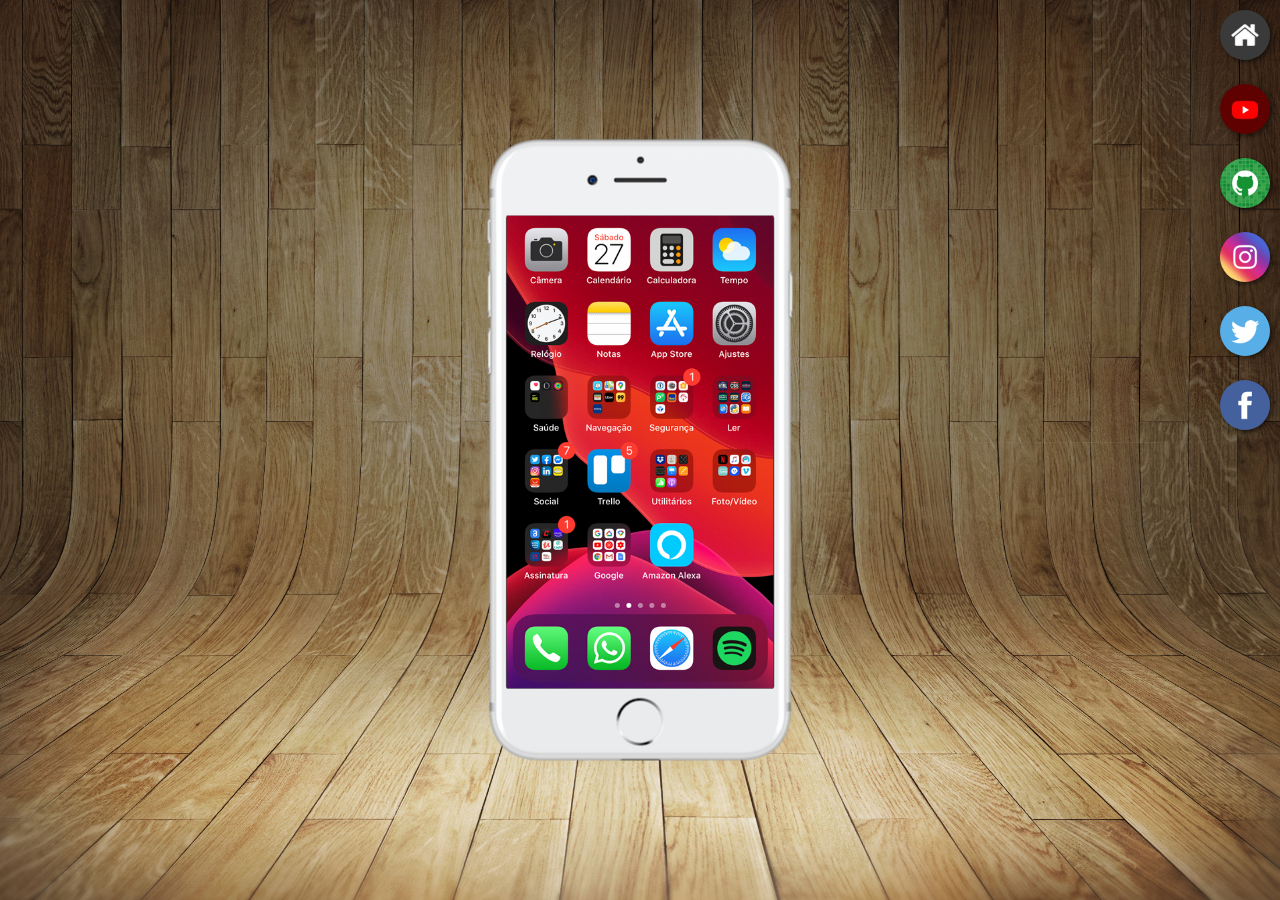
<file: index.html>
<!DOCTYPE html>
<html lang="pt-br">
<head>
    <meta charset="UTF-8">
    <meta name="viewport" content="width=device-width, initial-scale=1.0">
    <title>Projeto Redes Sociais</title>
    <link rel="icon" href="pacote-d013/favicon.ico" type="image/icon">
    <link rel="stylesheet" href="estilo/estilo.css">
</head>
<body>
    <main>
        <section id="telefone">
            <iframe src="home.html" name="tela" id="tela" frameborder="0"></iframe>
        </section>

        <section id="sociais">
            <a href="home.html" target="tela"><img src="pacote-d013/imagens/logo-home.jpg" alt=""></a> <br>

            <a href="youtube.html" target="tela"><img src="pacote-d013/imagens/logo-youtube.jpg" alt=""></a> <br>

            <a href="github.html" target="tela"><img src="pacote-d013/imagens/logo-github.jpg" alt=""></a> <br>

            <a href="instagram.html" target="tela"><img src="pacote-d013/imagens/logo-instagram.jpg" alt=""></a> <br>

            <a href="twitter.html" target="tela"><img src="pacote-d013/imagens/logo-twitter.jpg" alt=""></a> <br>

            <a href="facebook.html" target="tela"><img src="pacote-d013/imagens/logo-facebook.jpg" alt=""></a>

        </section>
    </main>
        
    </div>
    </main>
</body>
</html>
</file>
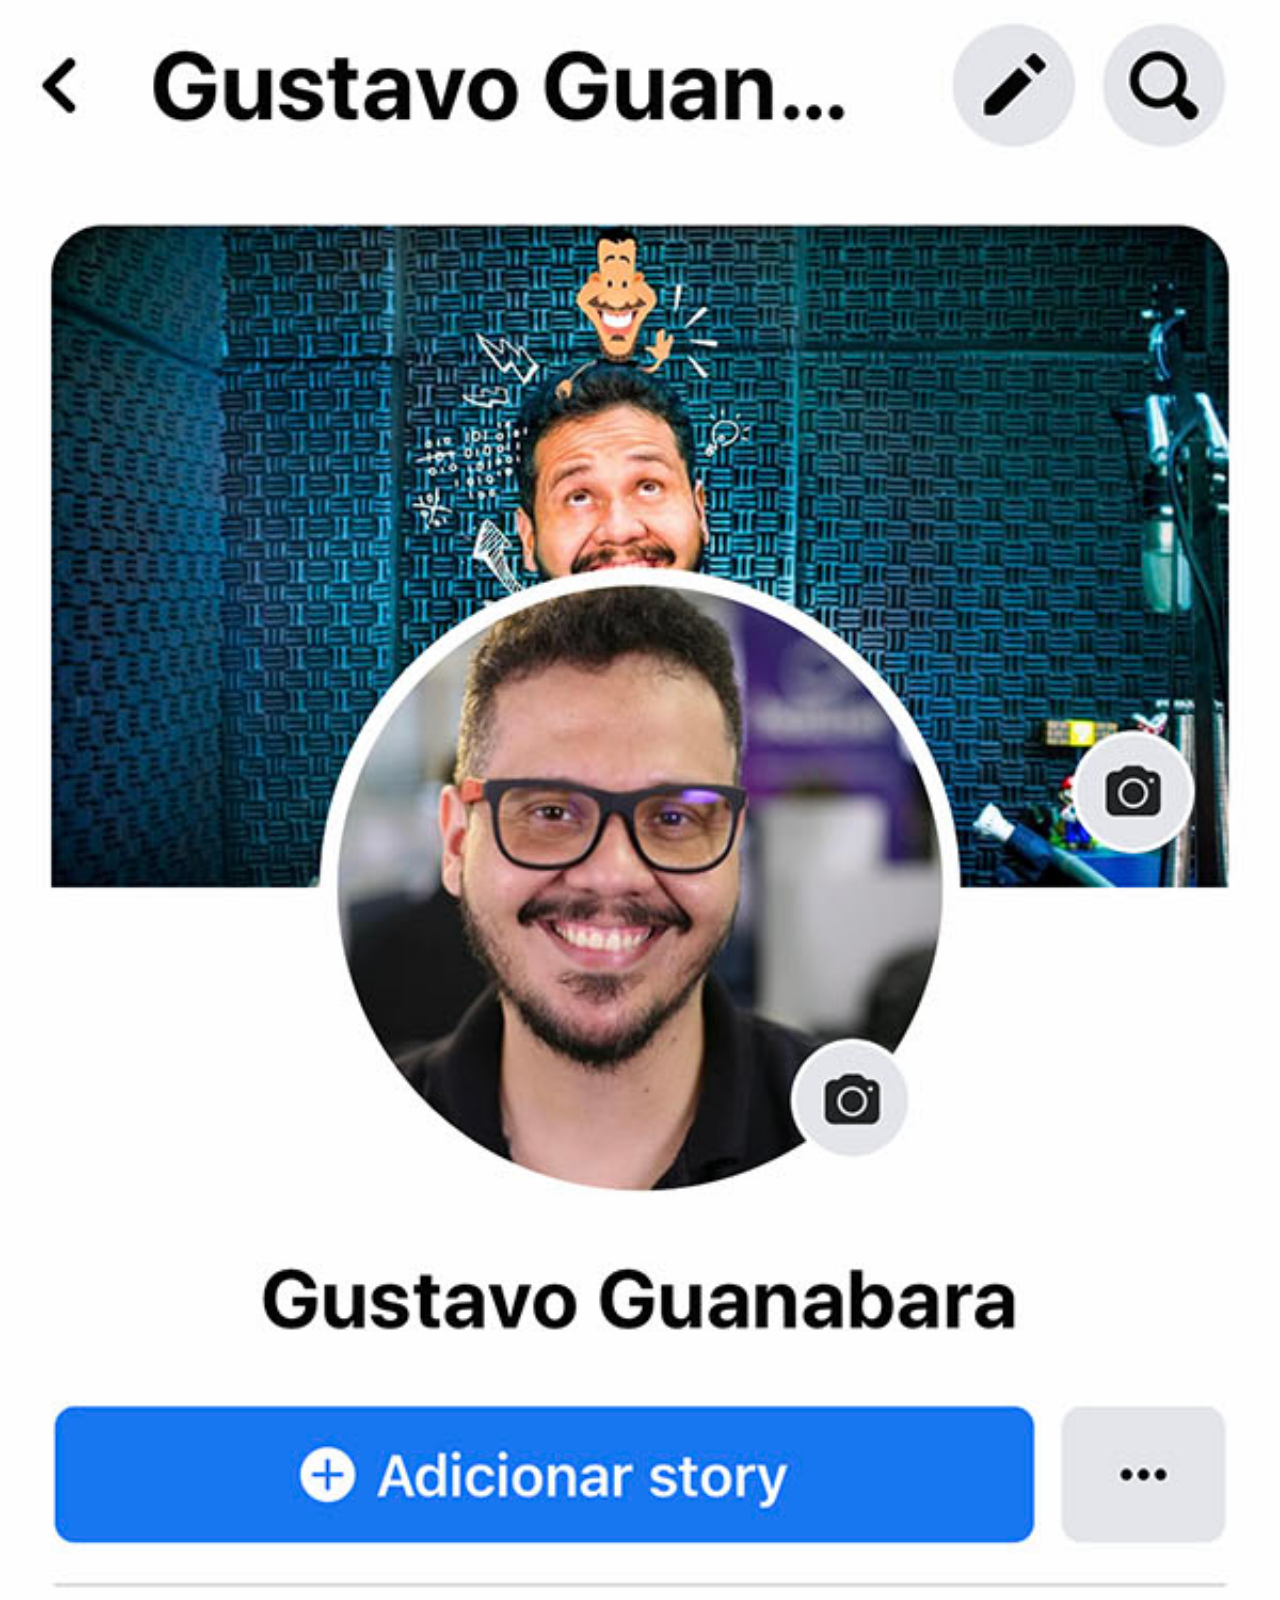
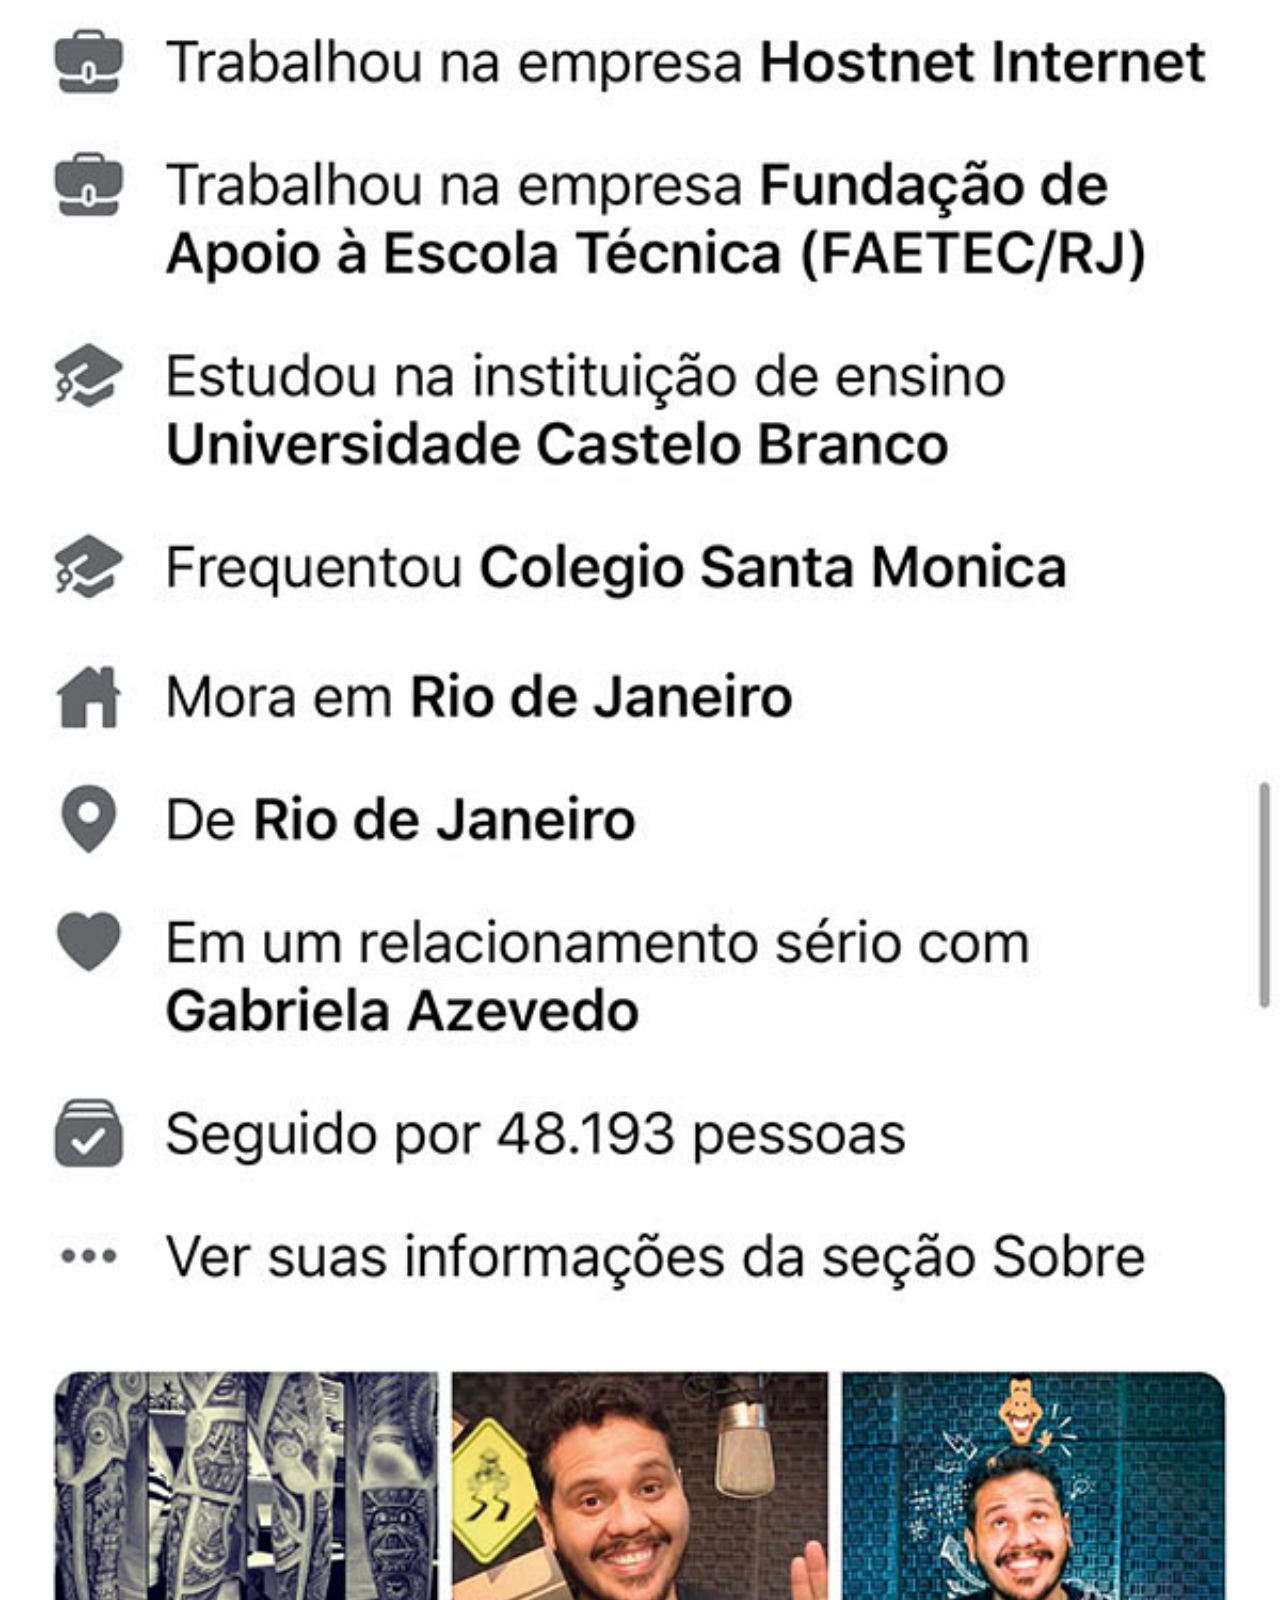
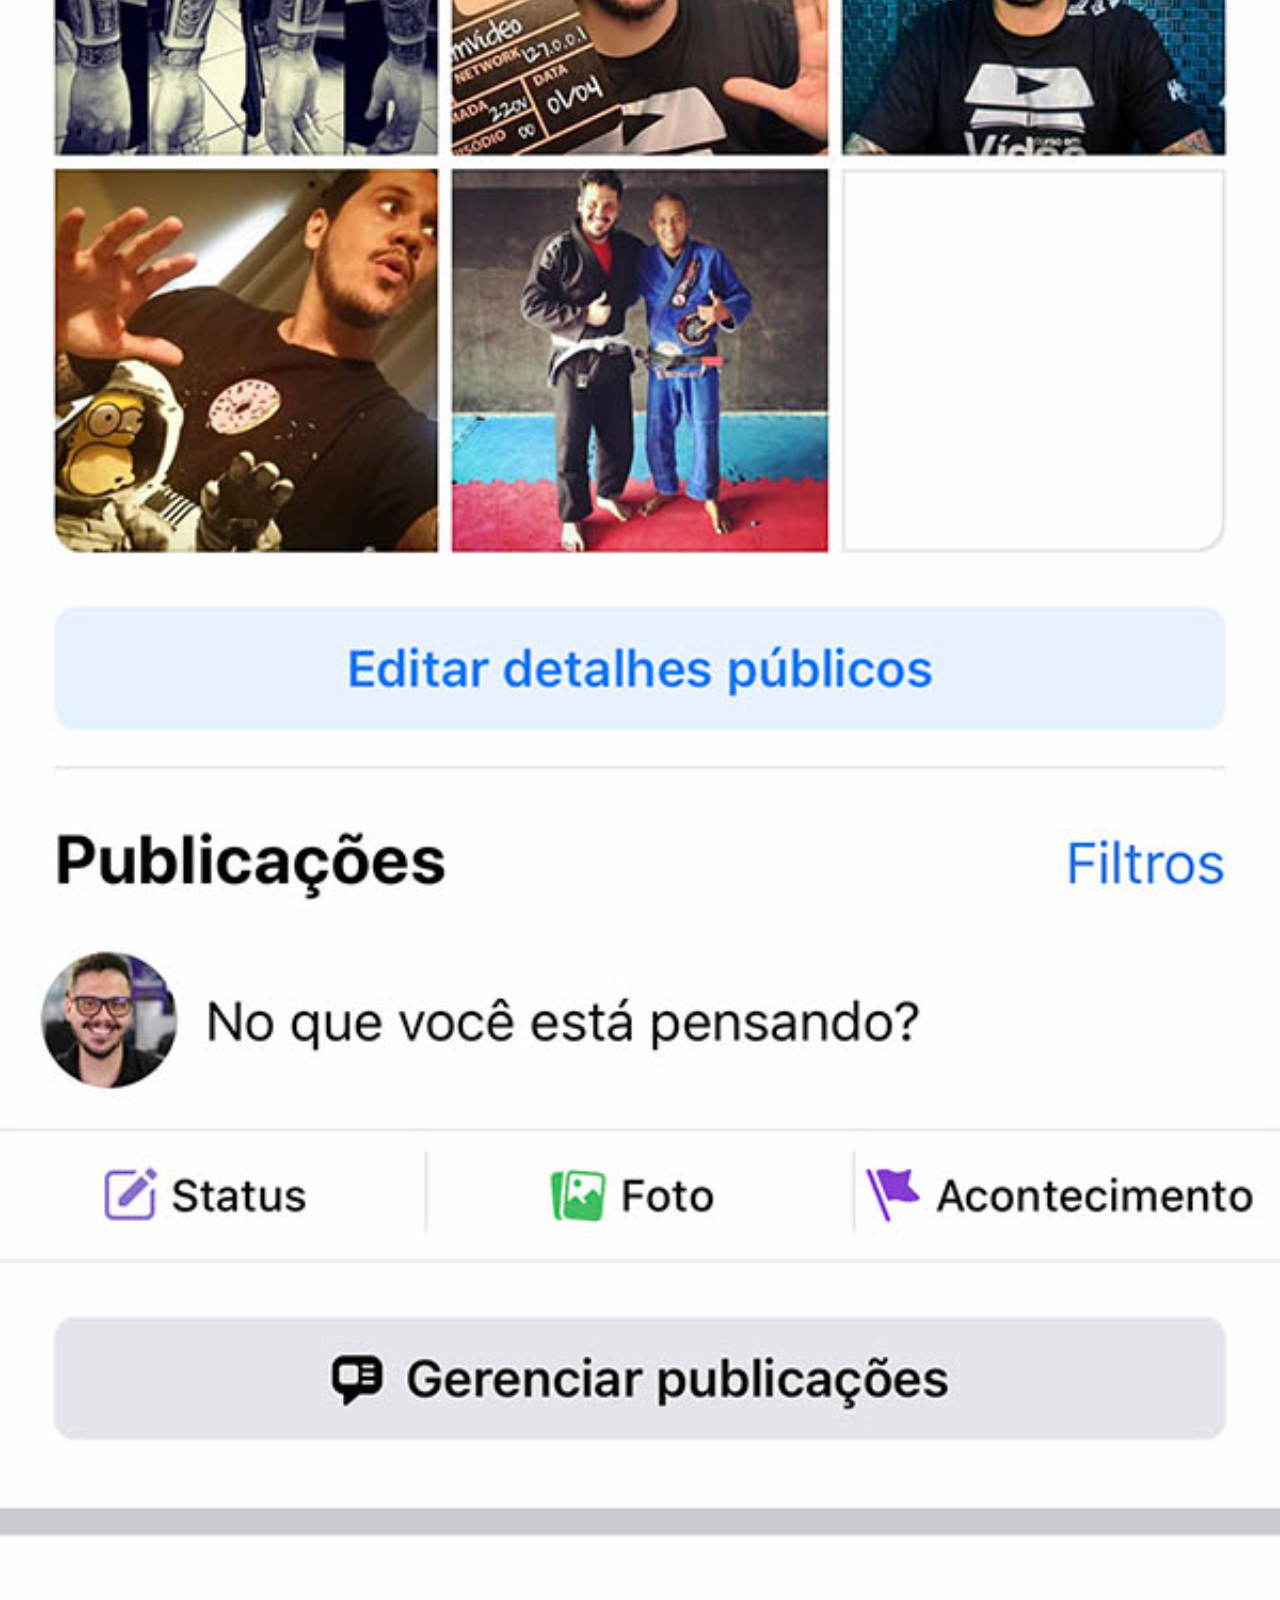
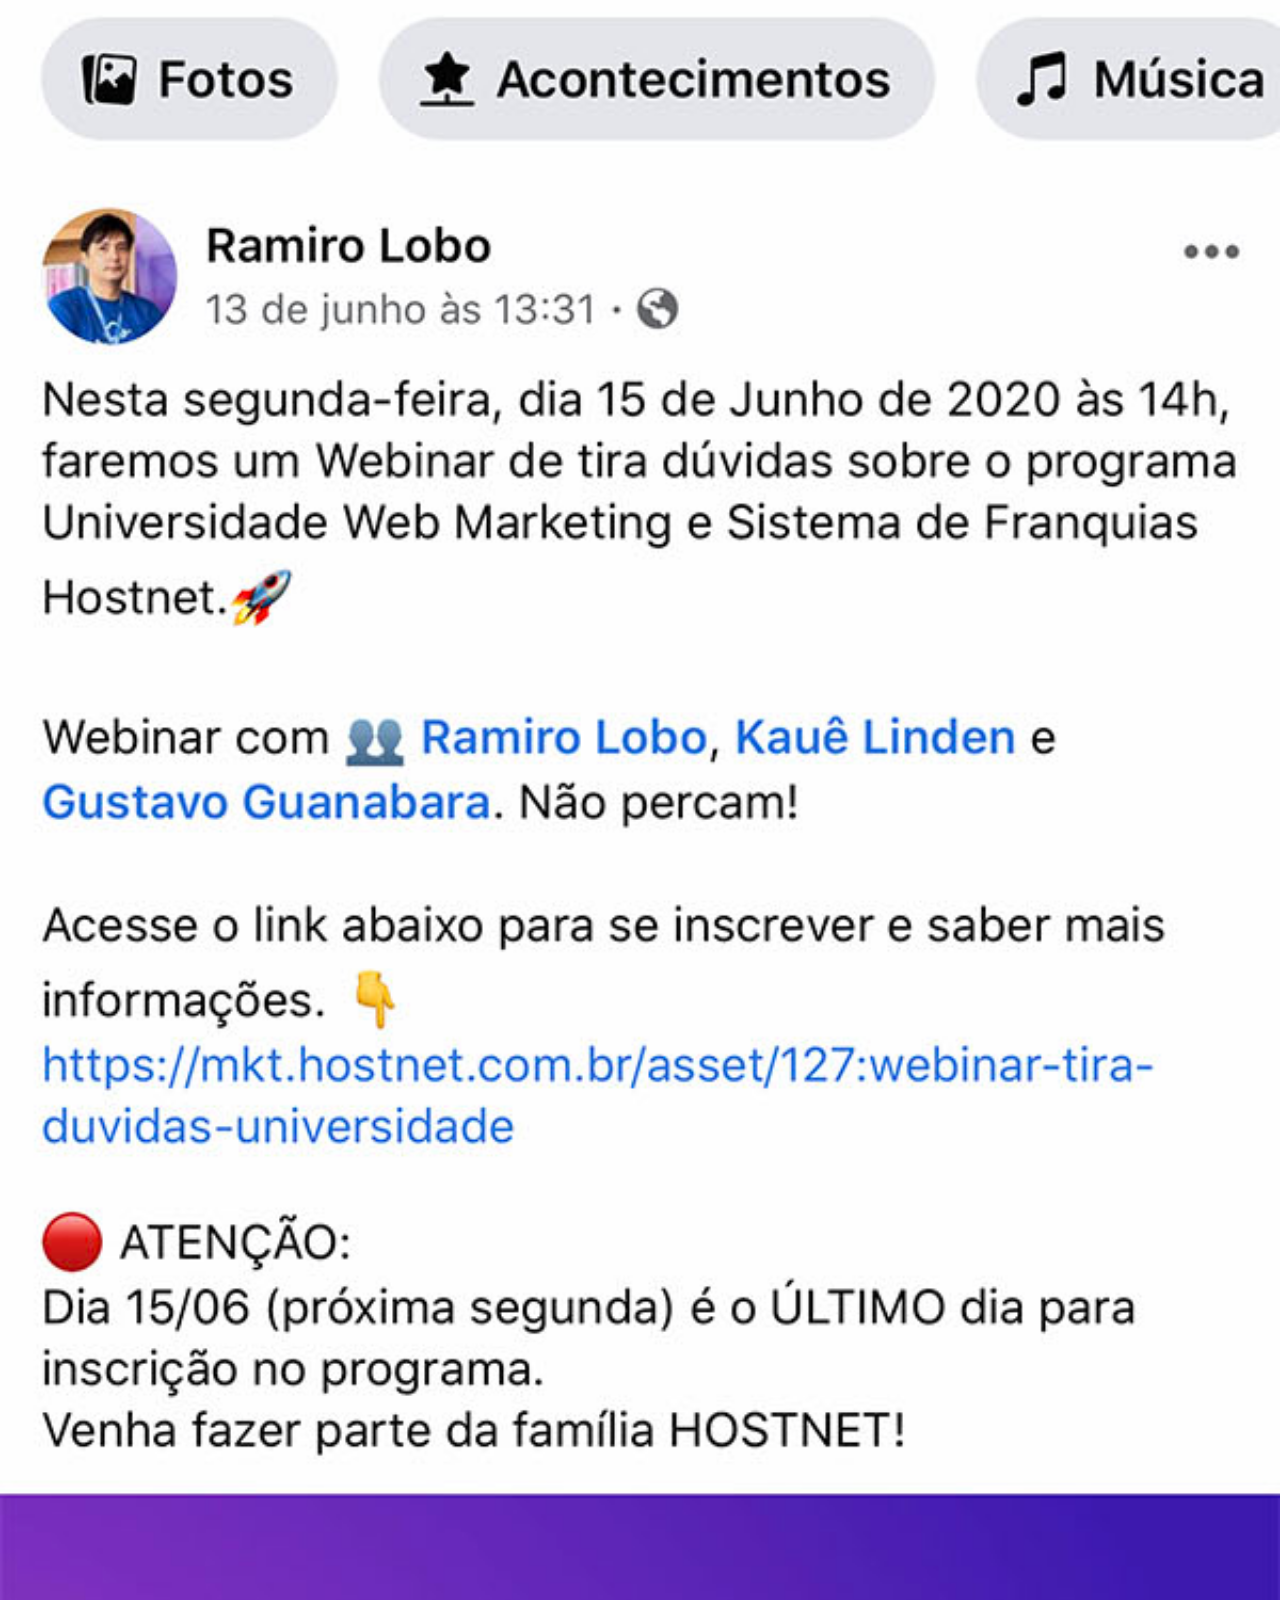
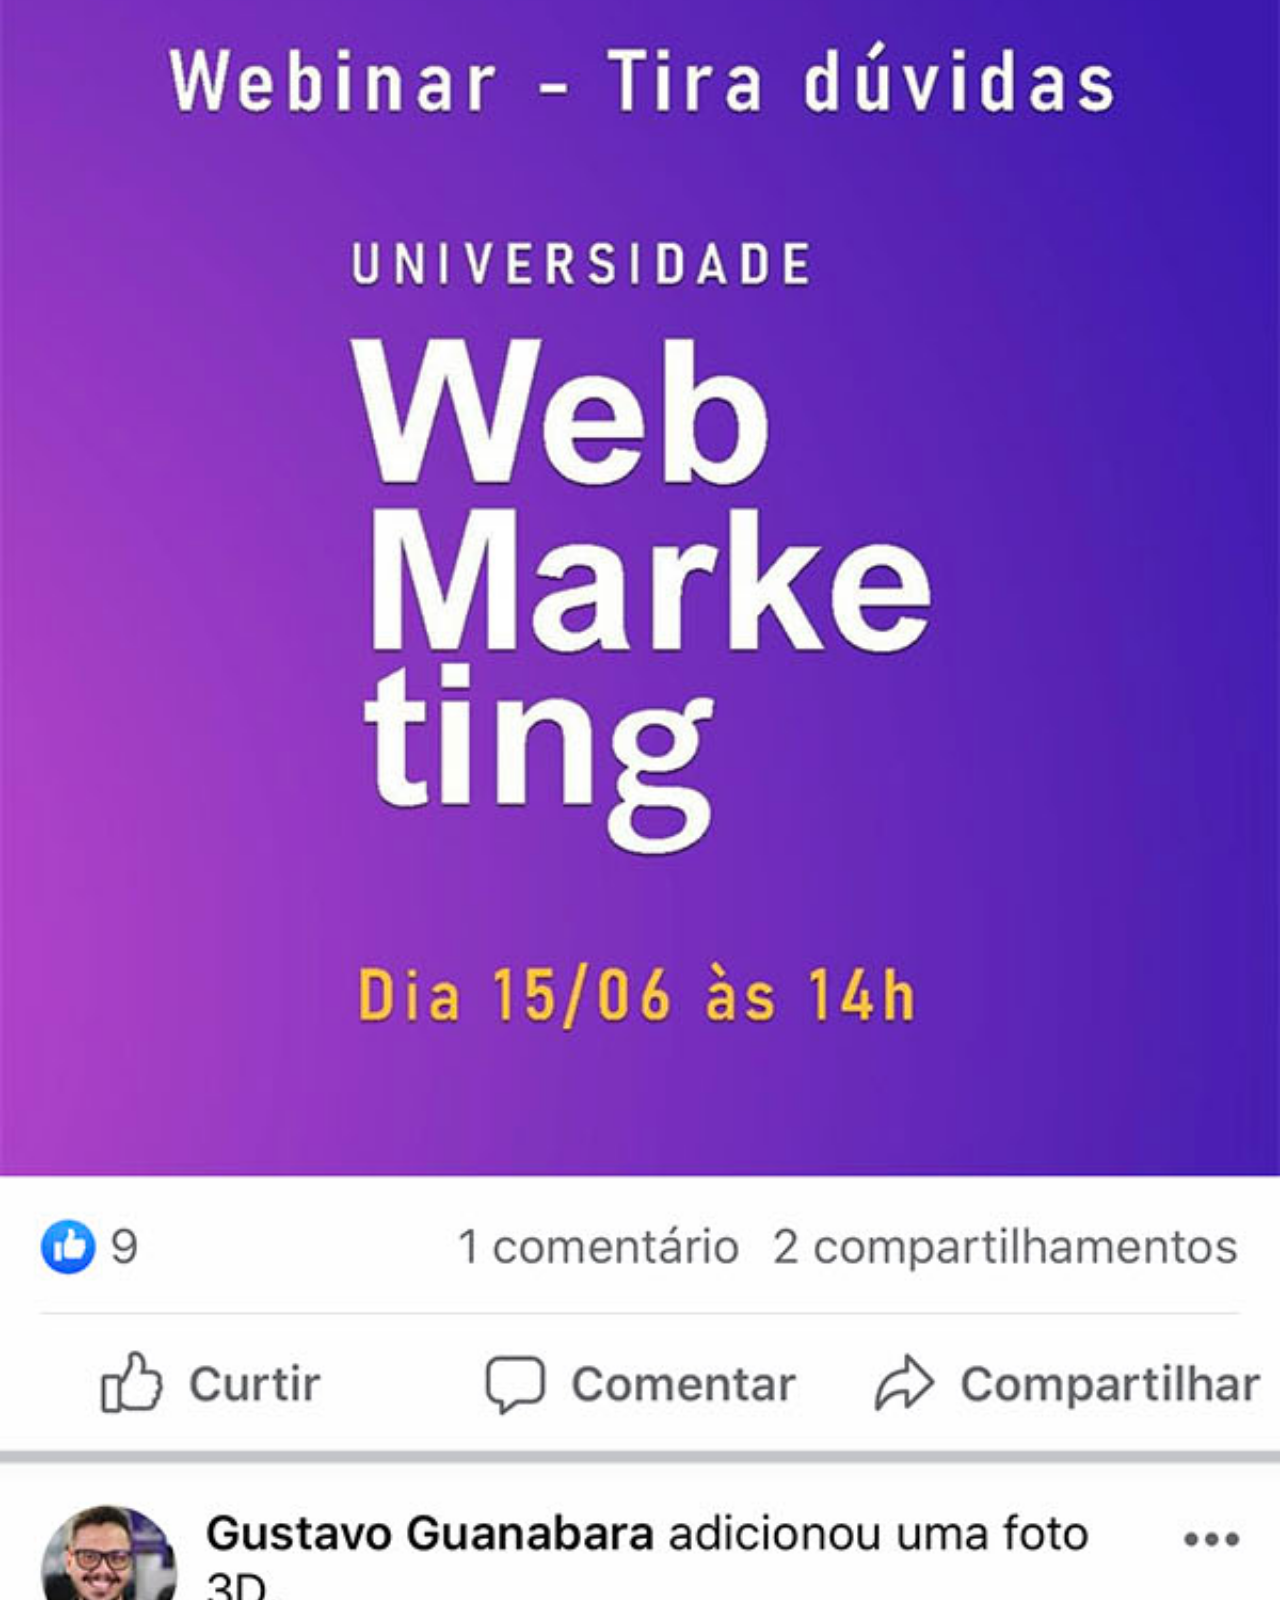
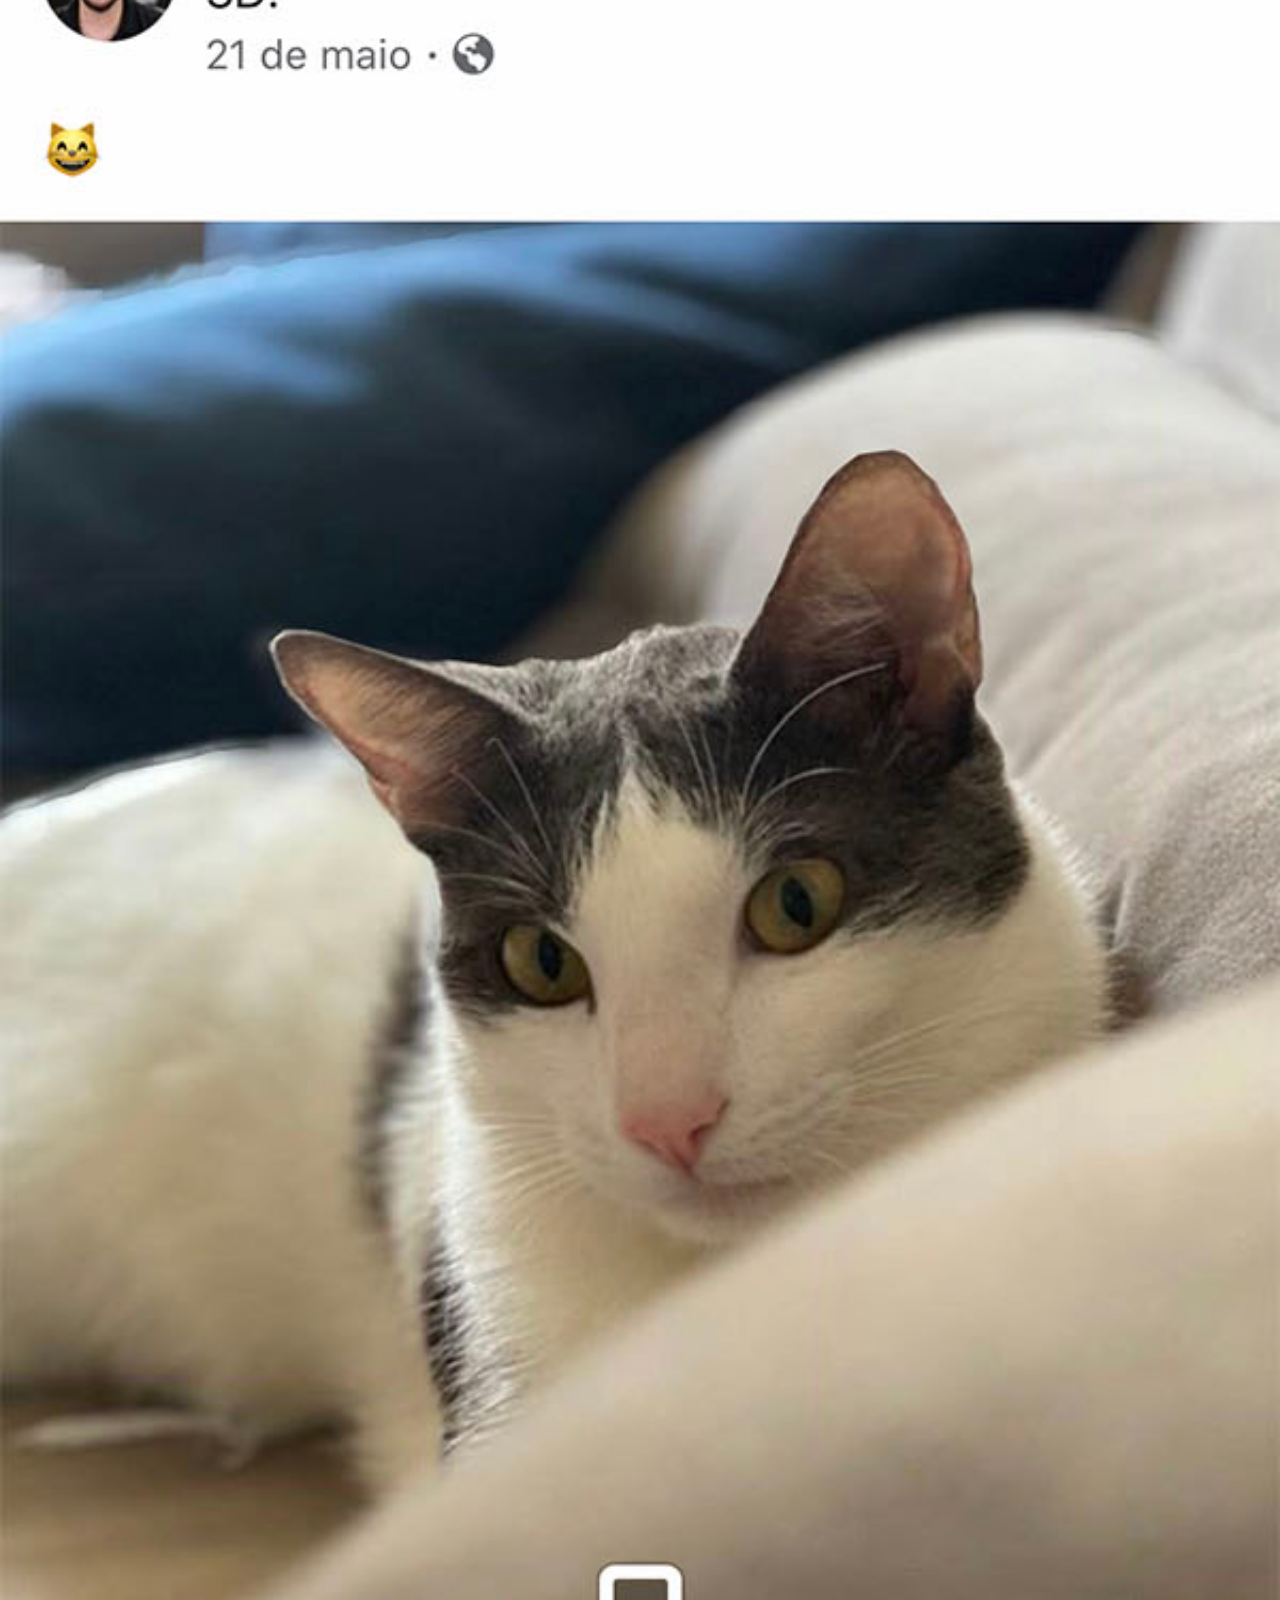
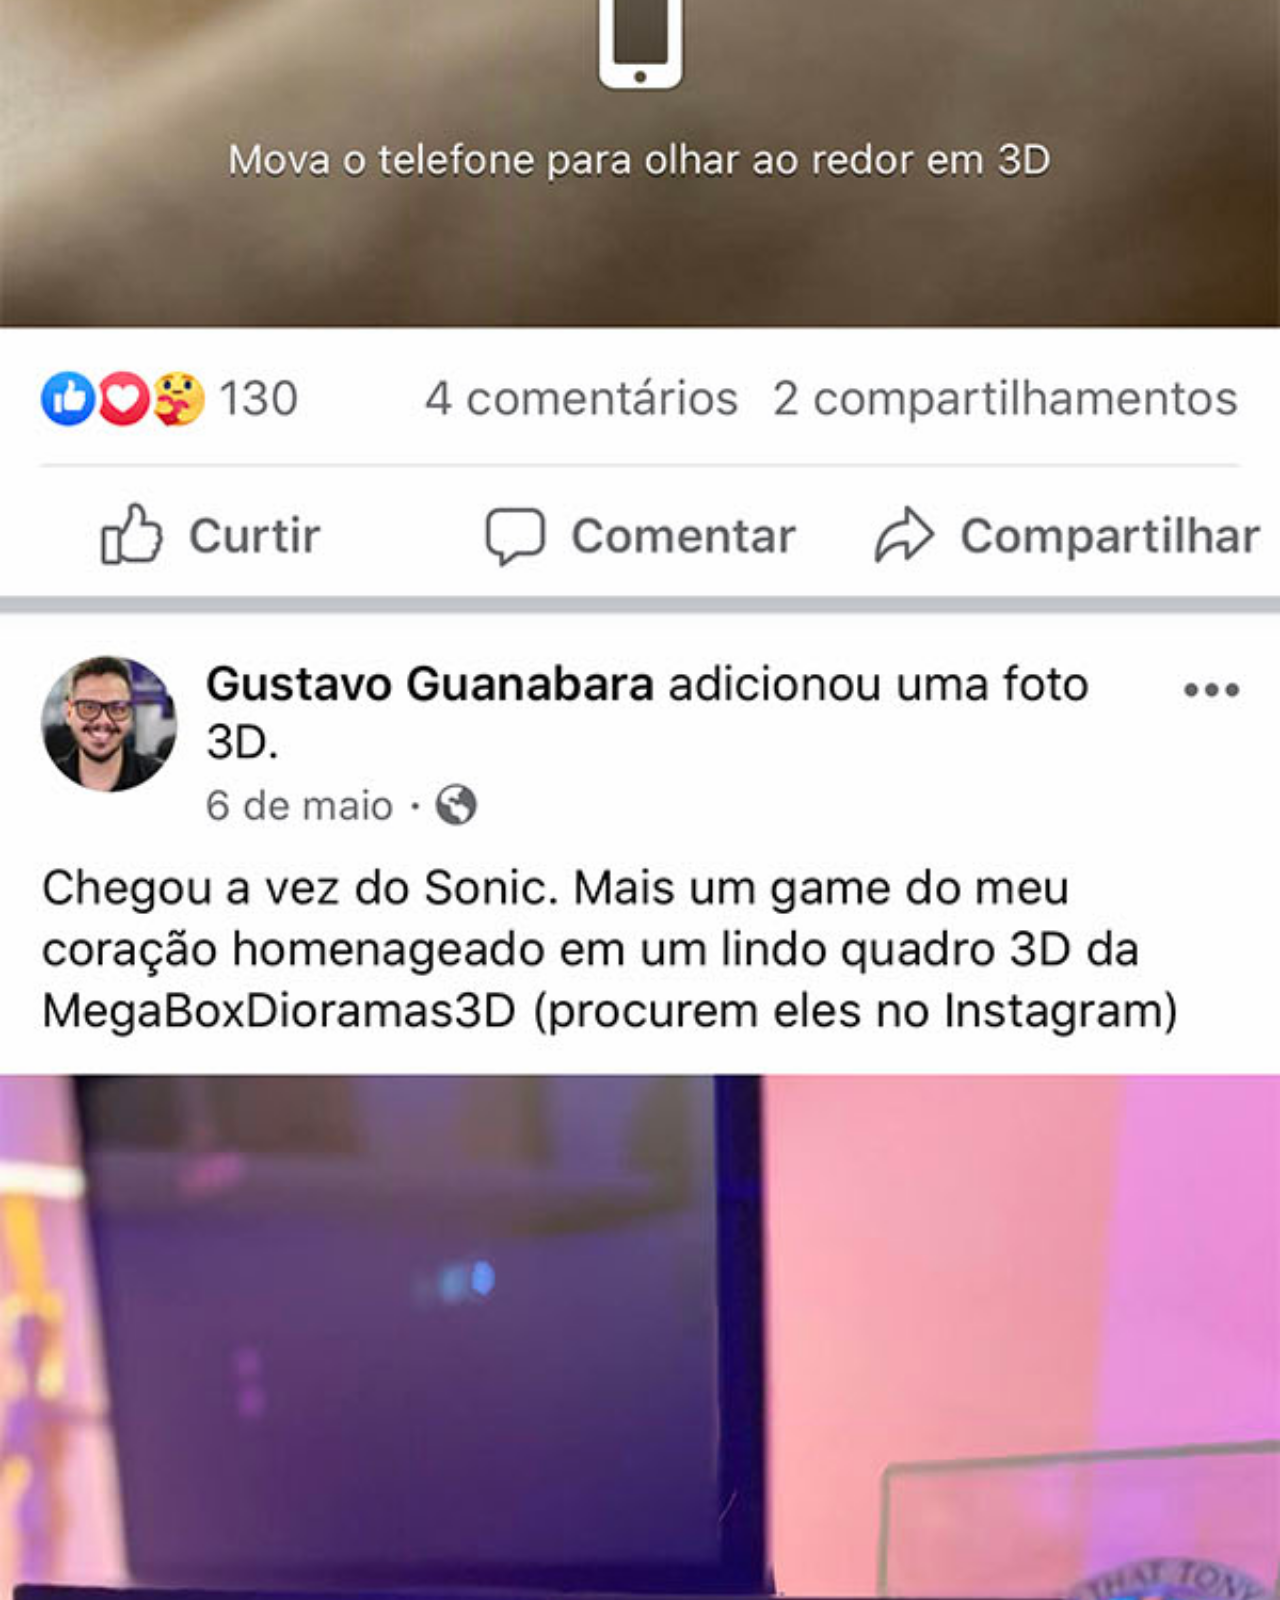
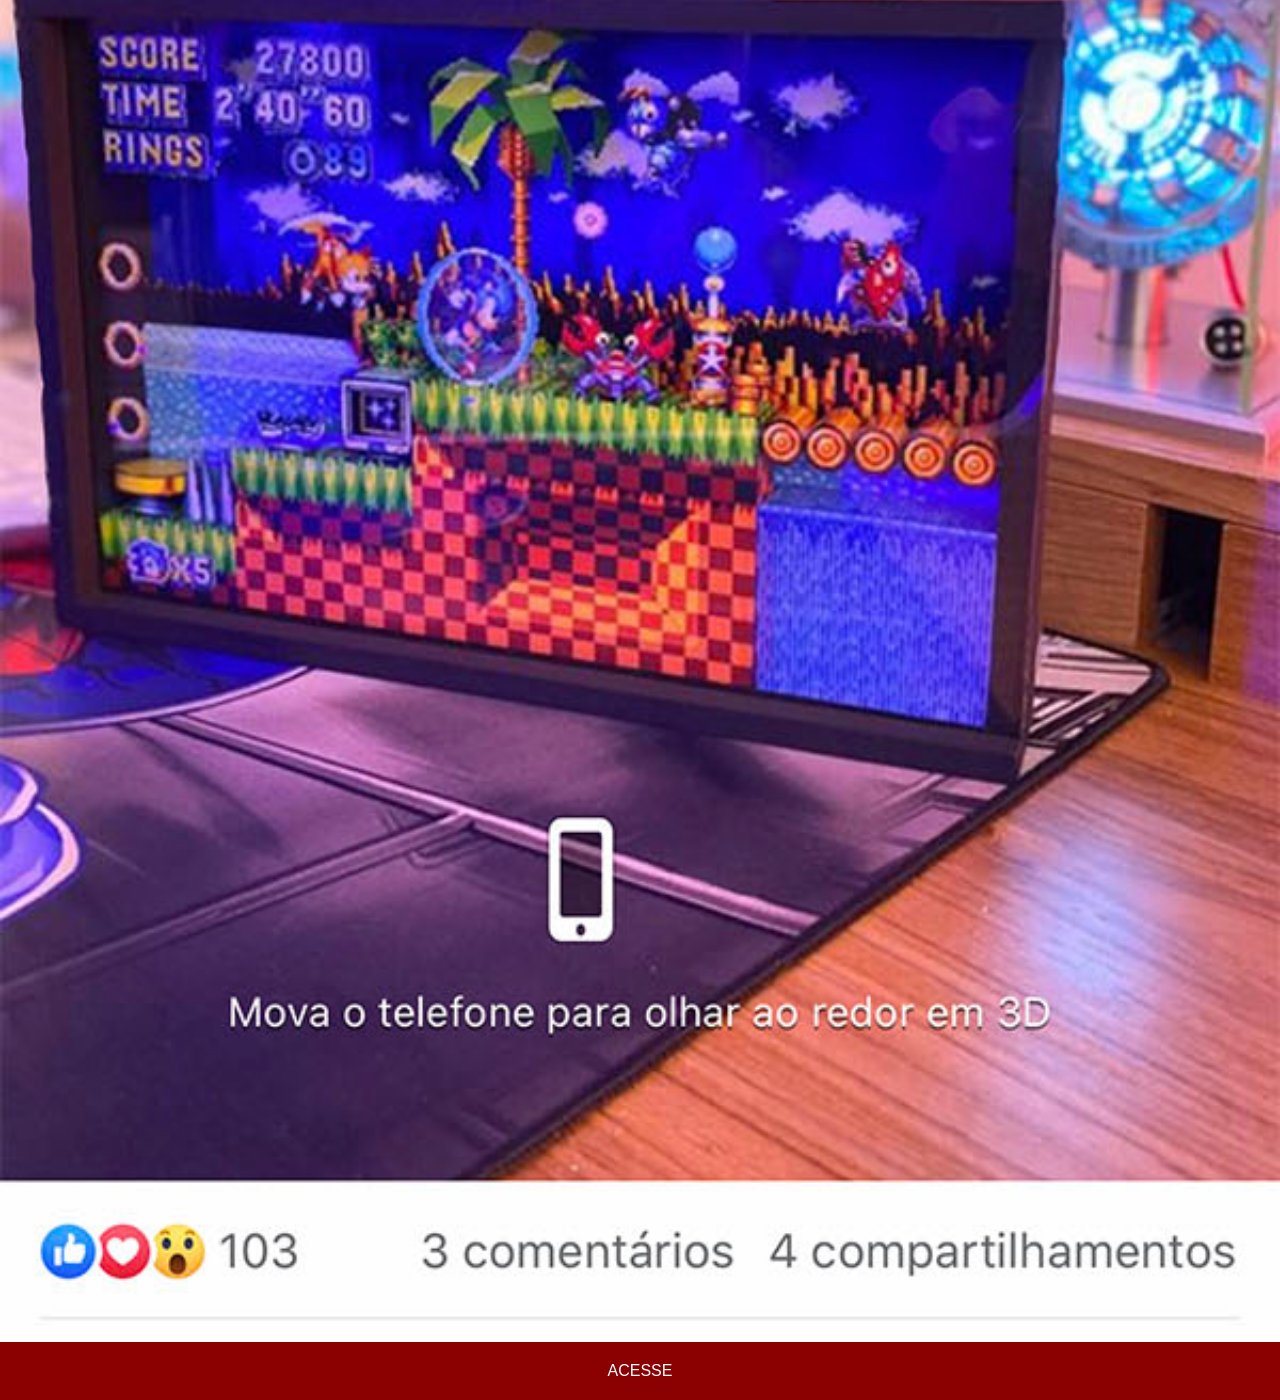
<file: facebook.html>
<!DOCTYPE html>
<html lang="pt-br">
<head>
    <meta charset="UTF-8">
    <meta name="viewport" content="width=device-width, initial-scale=1.0">
    <title>facebook</title>
    <link rel="stylesheet" href="estilos/social.css">
</head>
<body>
    <img src="pacote-d013/imagens/tela-facebook.jpg">
    <a href="https://www.facebook.com/gustavoguanabara/?locale=pt_BR" target="_blank">ACESSE</a>
</body>
</html>
</file>
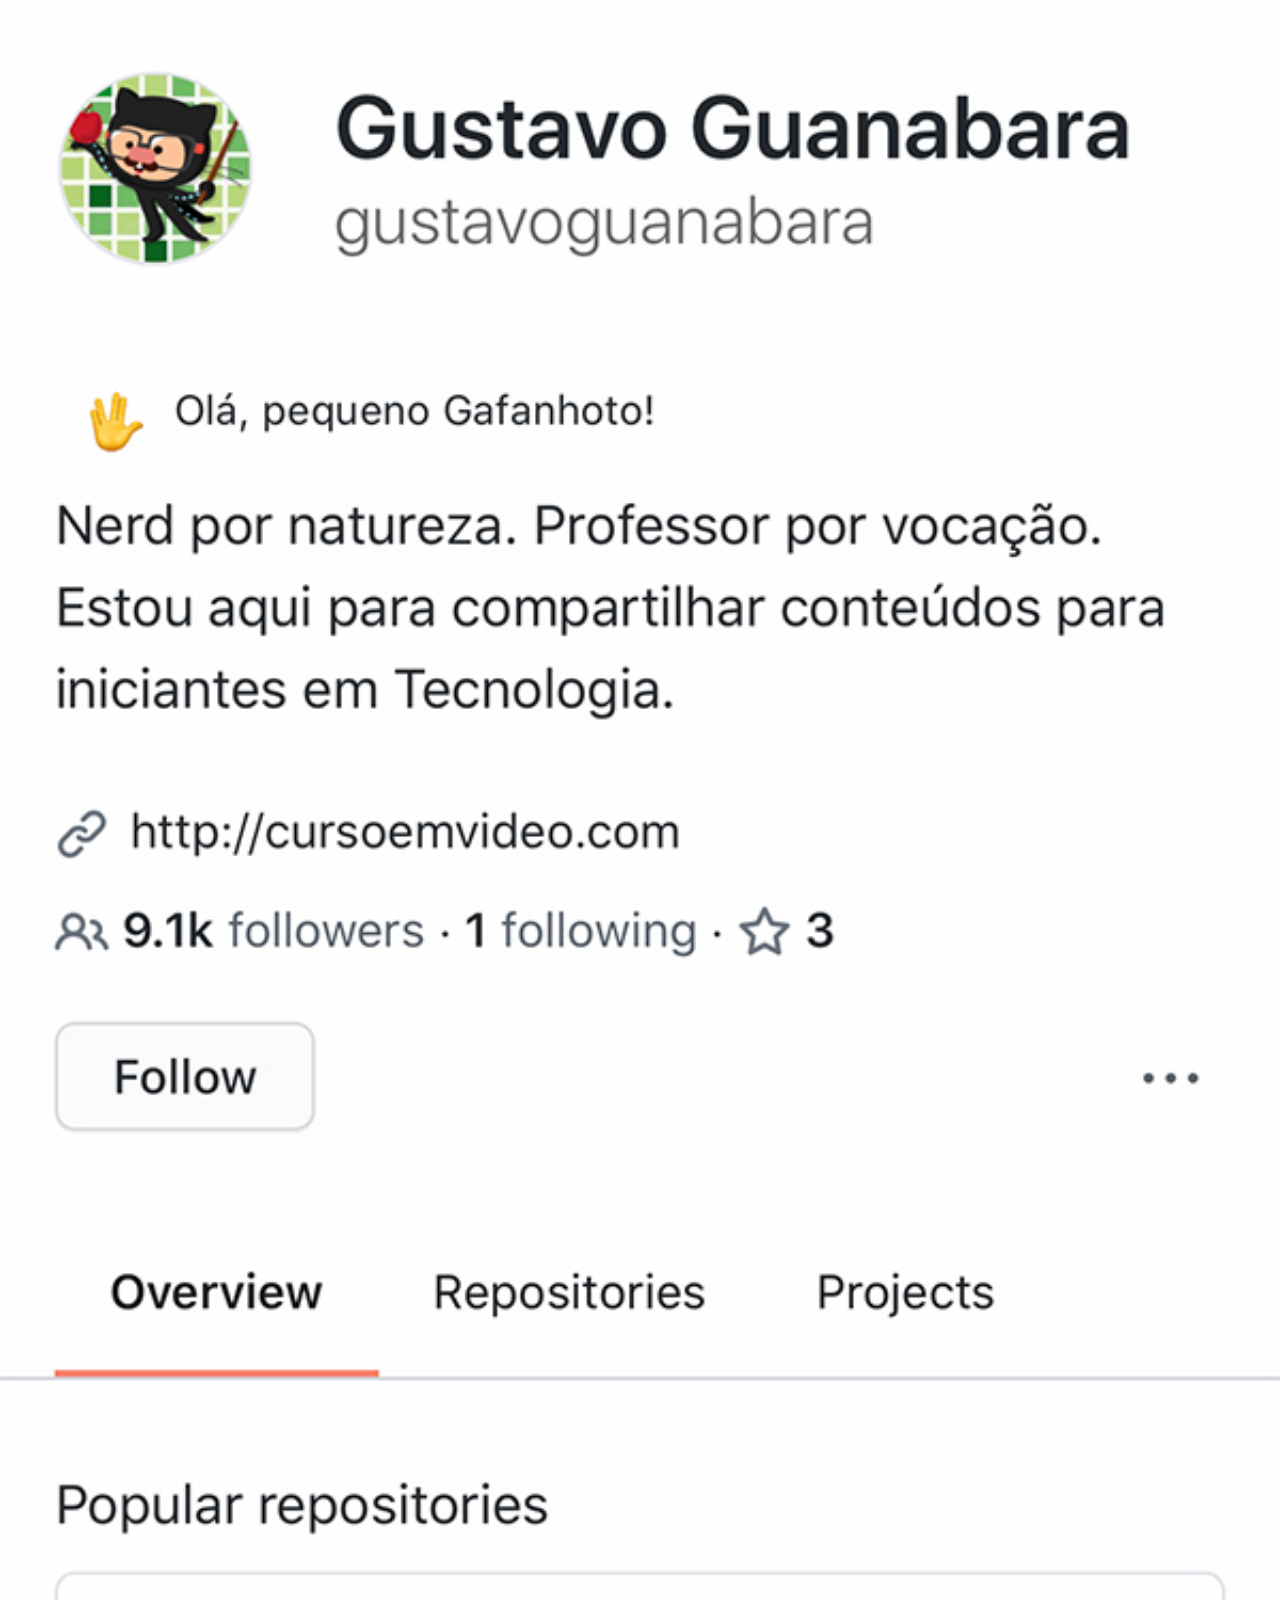
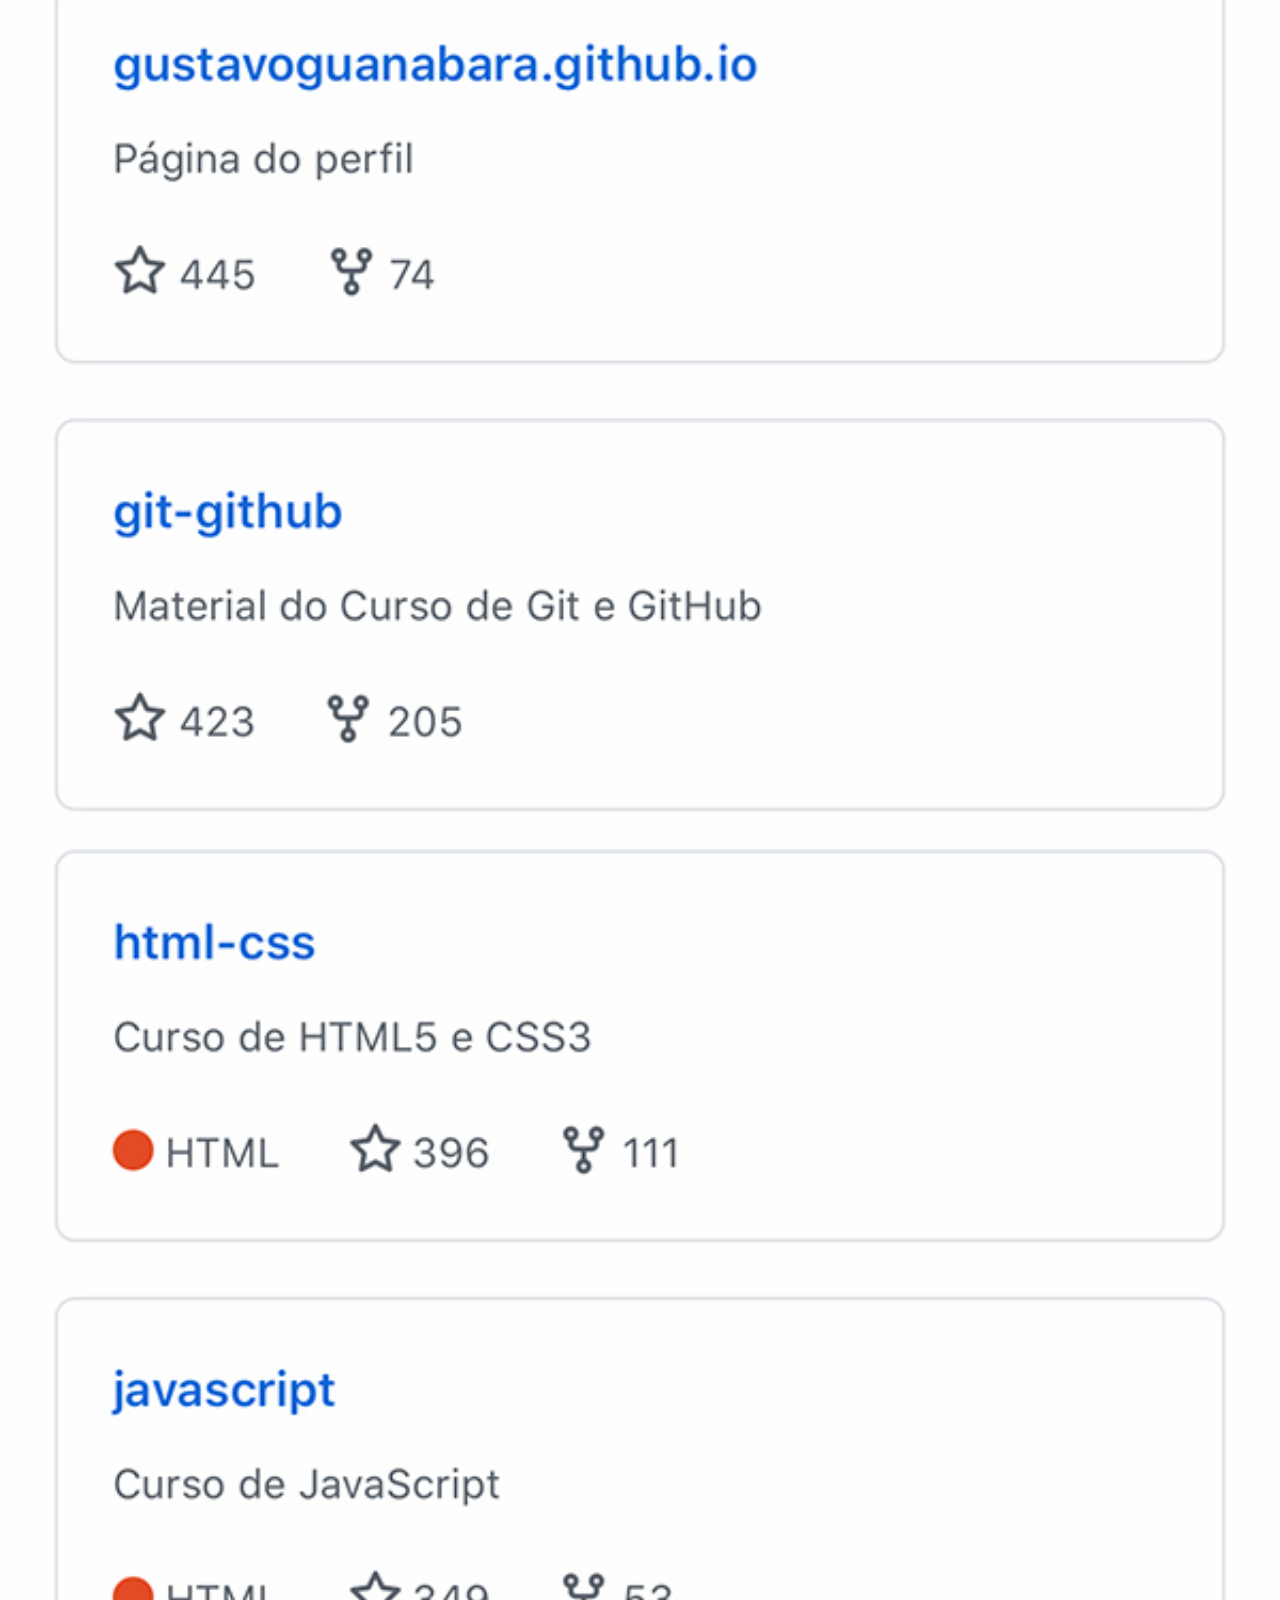
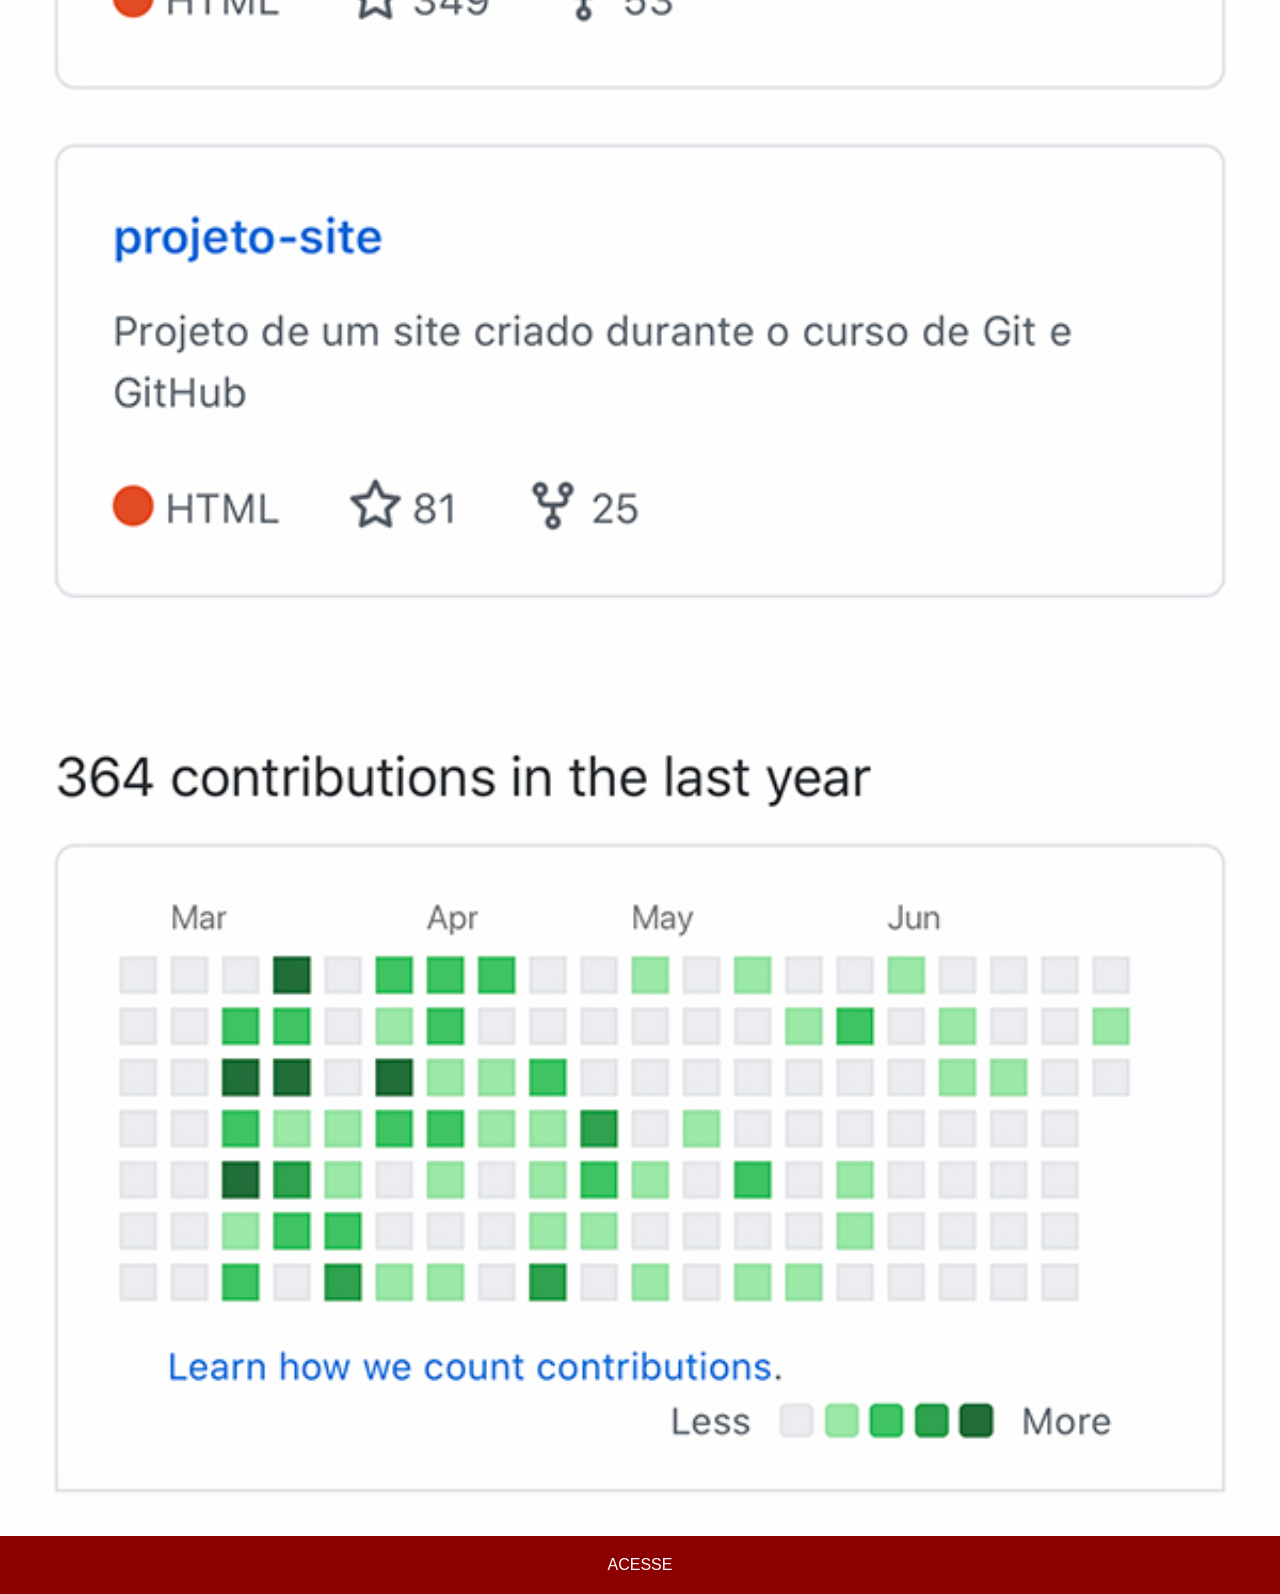
<file: github.html>
<!DOCTYPE html>
<html lang="pt-br">
<head>
    <meta charset="UTF-8">
    <meta name="viewport" content="width=device-width, initial-scale=1.0">
    <title>Github</title>
    <link rel="stylesheet" href="estilos/social.css">
</head>
<body>
    <img src="pacote-d013/imagens/tela-github.jpg" alt="">
    <a href="https://github.com/gustavoguanabara" target="_blank">ACESSE</a>
</body>
</html>
</file>
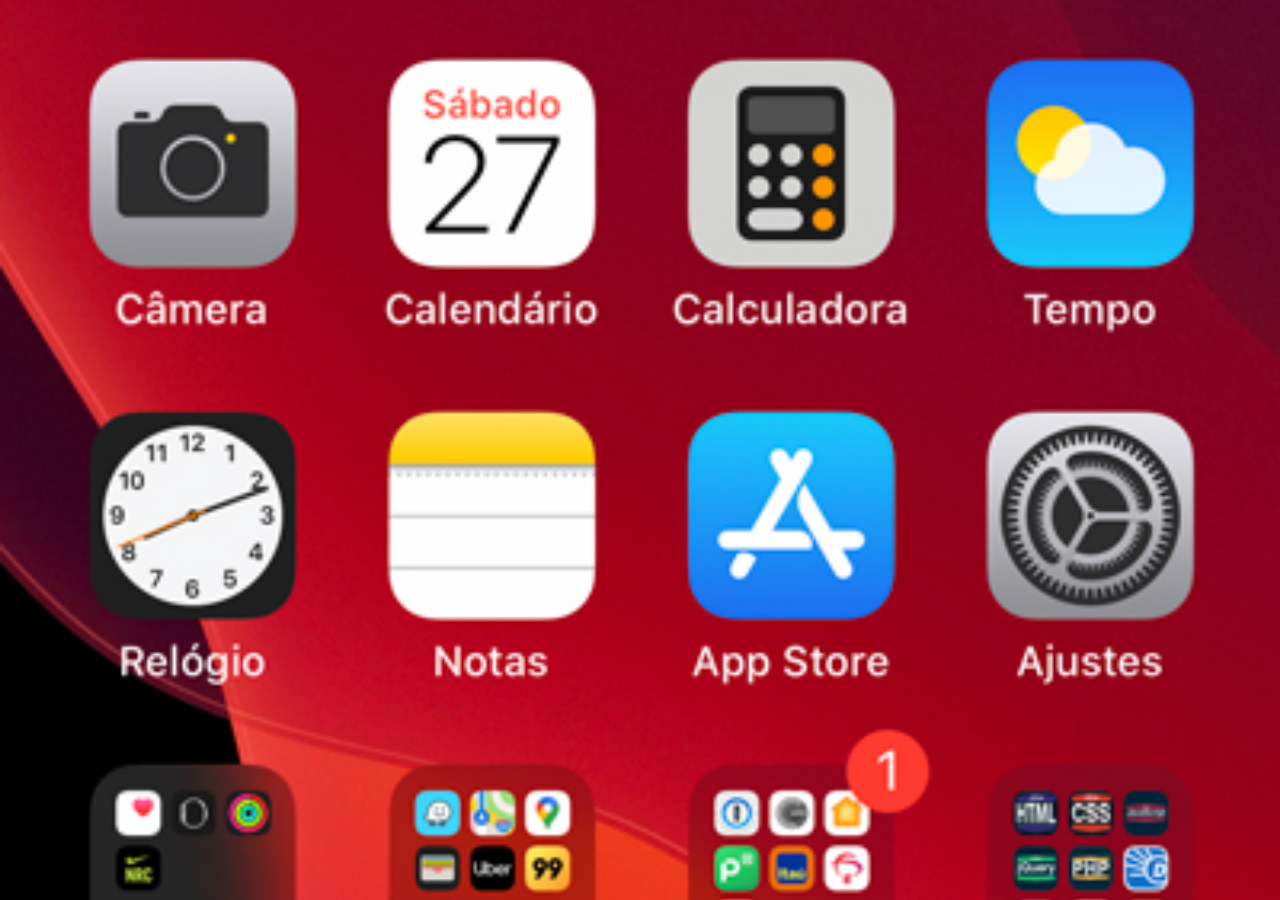
<file: home.html>
<!DOCTYPE html>
<html lang="pt-br">
<head>
    <meta charset="UTF-8">
    <meta name="viewport" content="width=device-width, initial-scale=1.0">
    <title>Home</title>
    <style>
        * {
            margin: 0px;
            padding: 0px;
        }

        body {
            width: 100vw;
            height: 100vh;
            background: black url("pacote-d013/imagens/tela-home.jpg") no-repeat top center;
            background-size: cover;
            
            
        }
    </style>
</head>
<body>
    
</body>
</html>
</file>
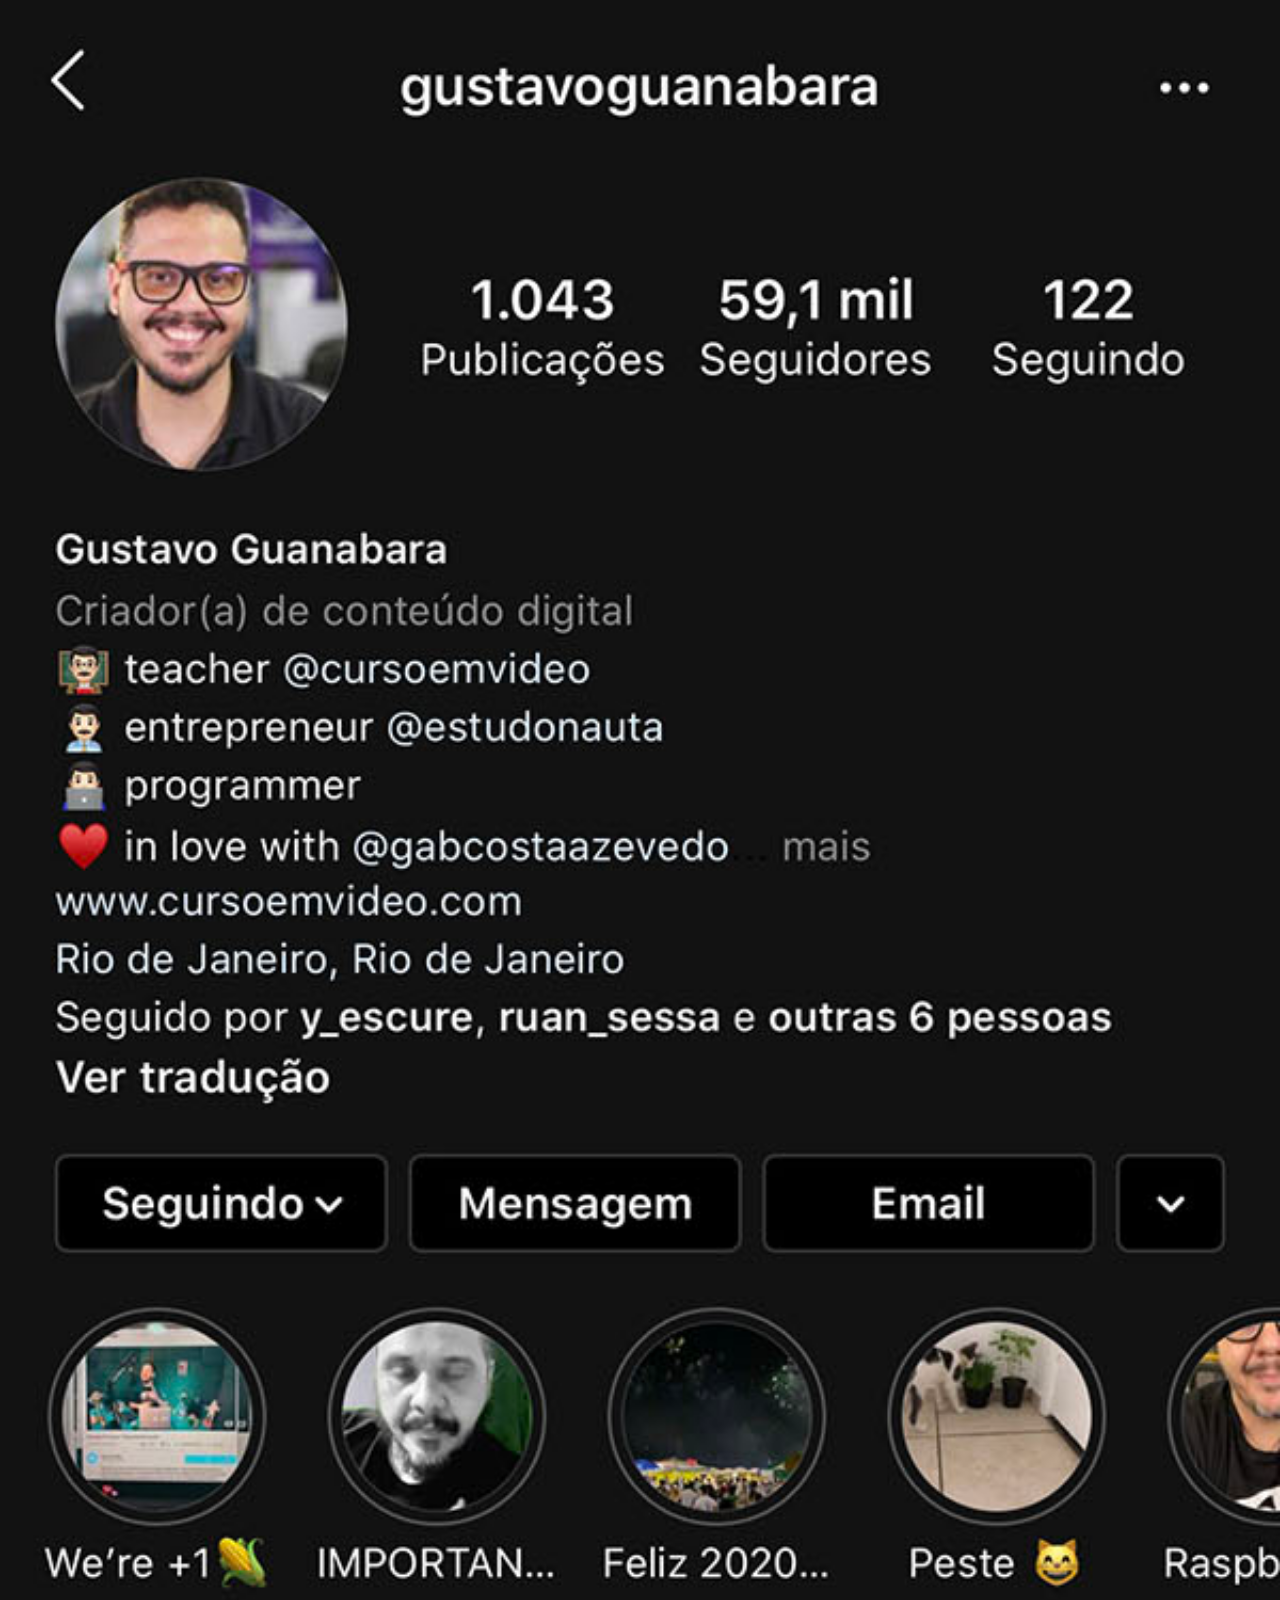
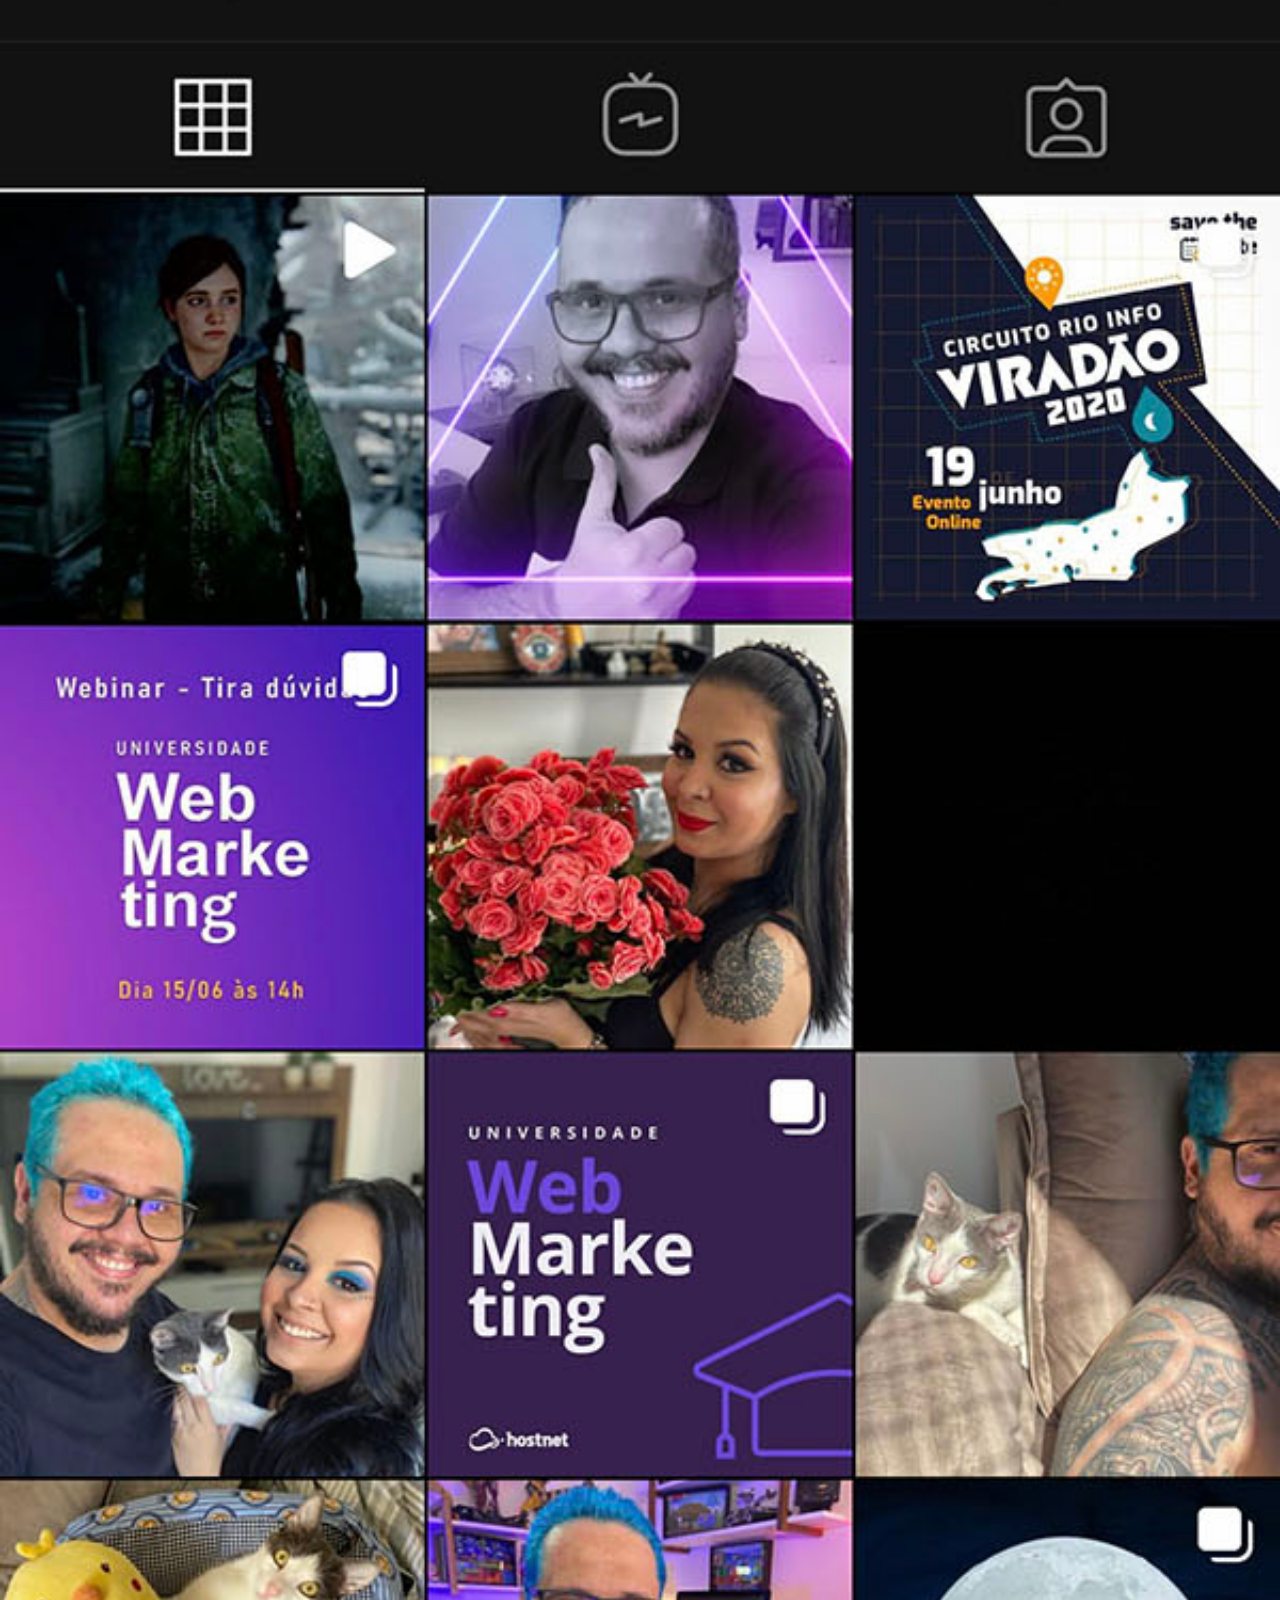
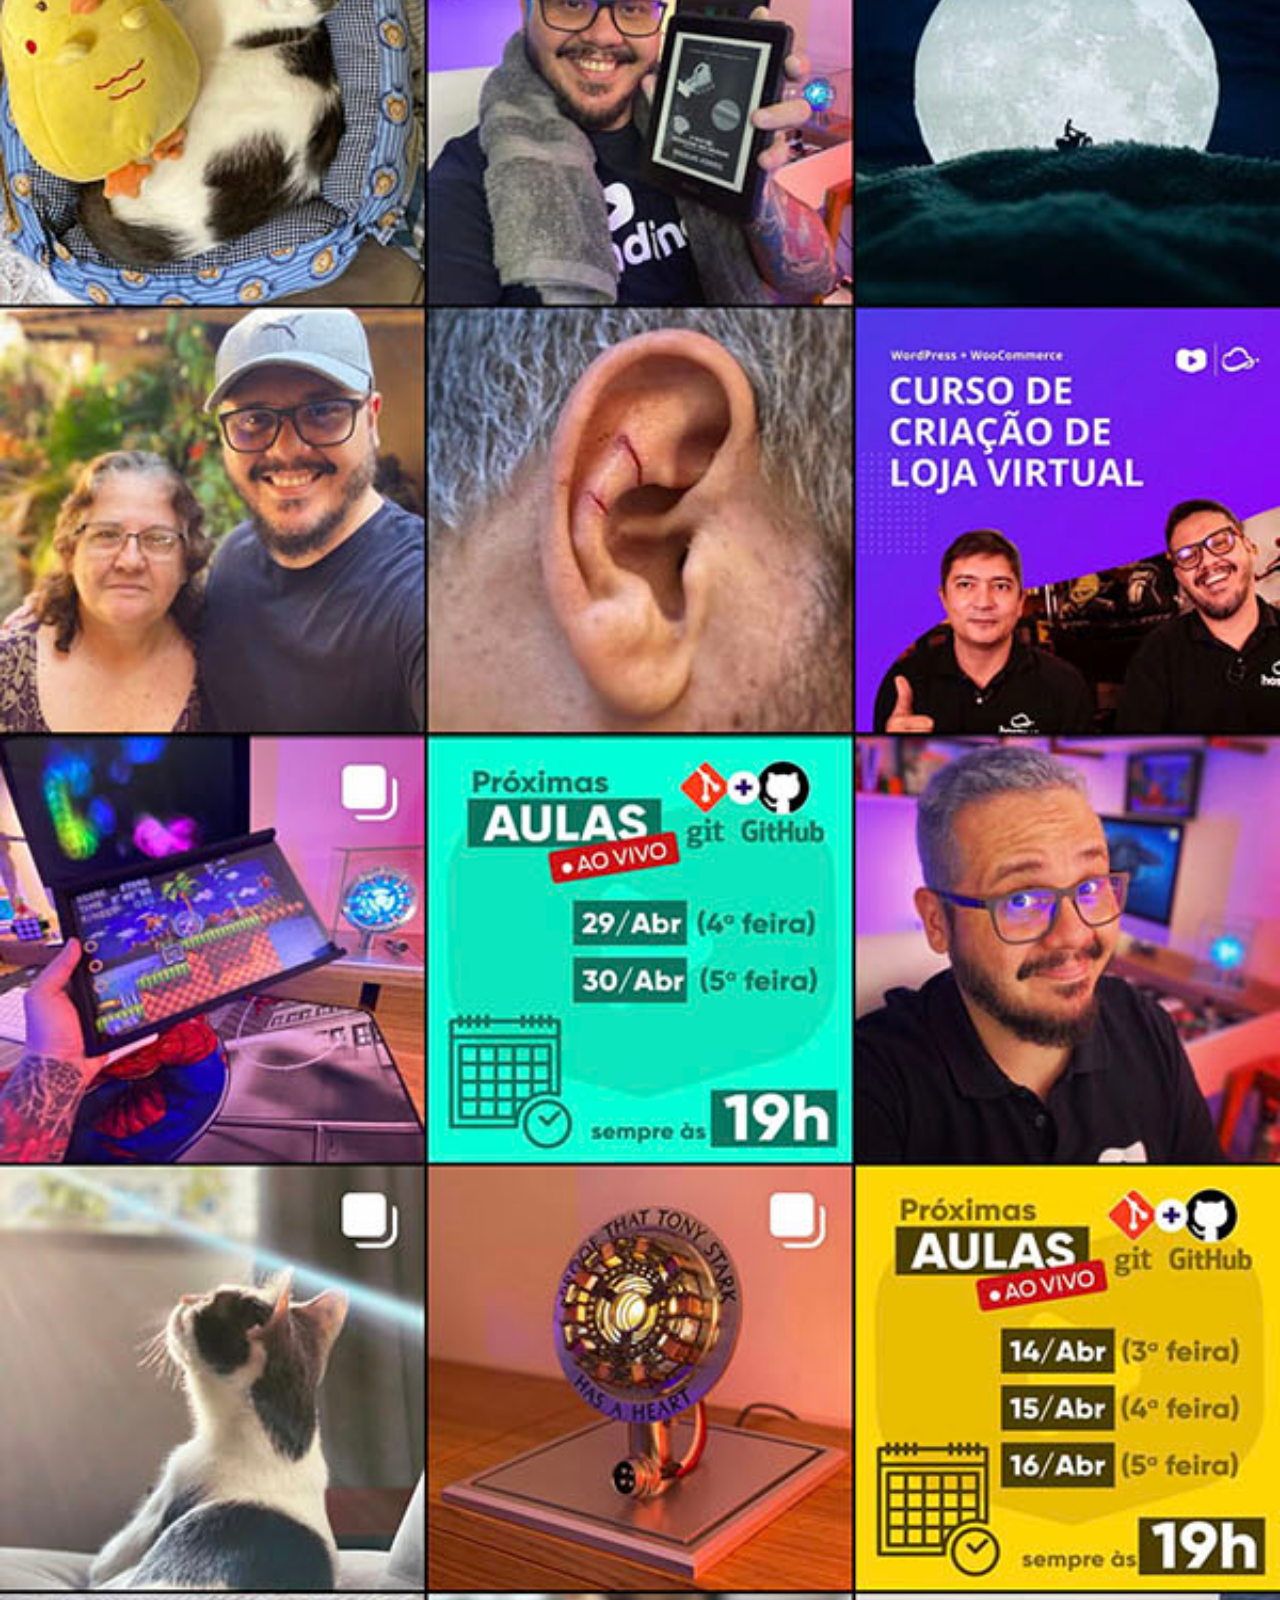
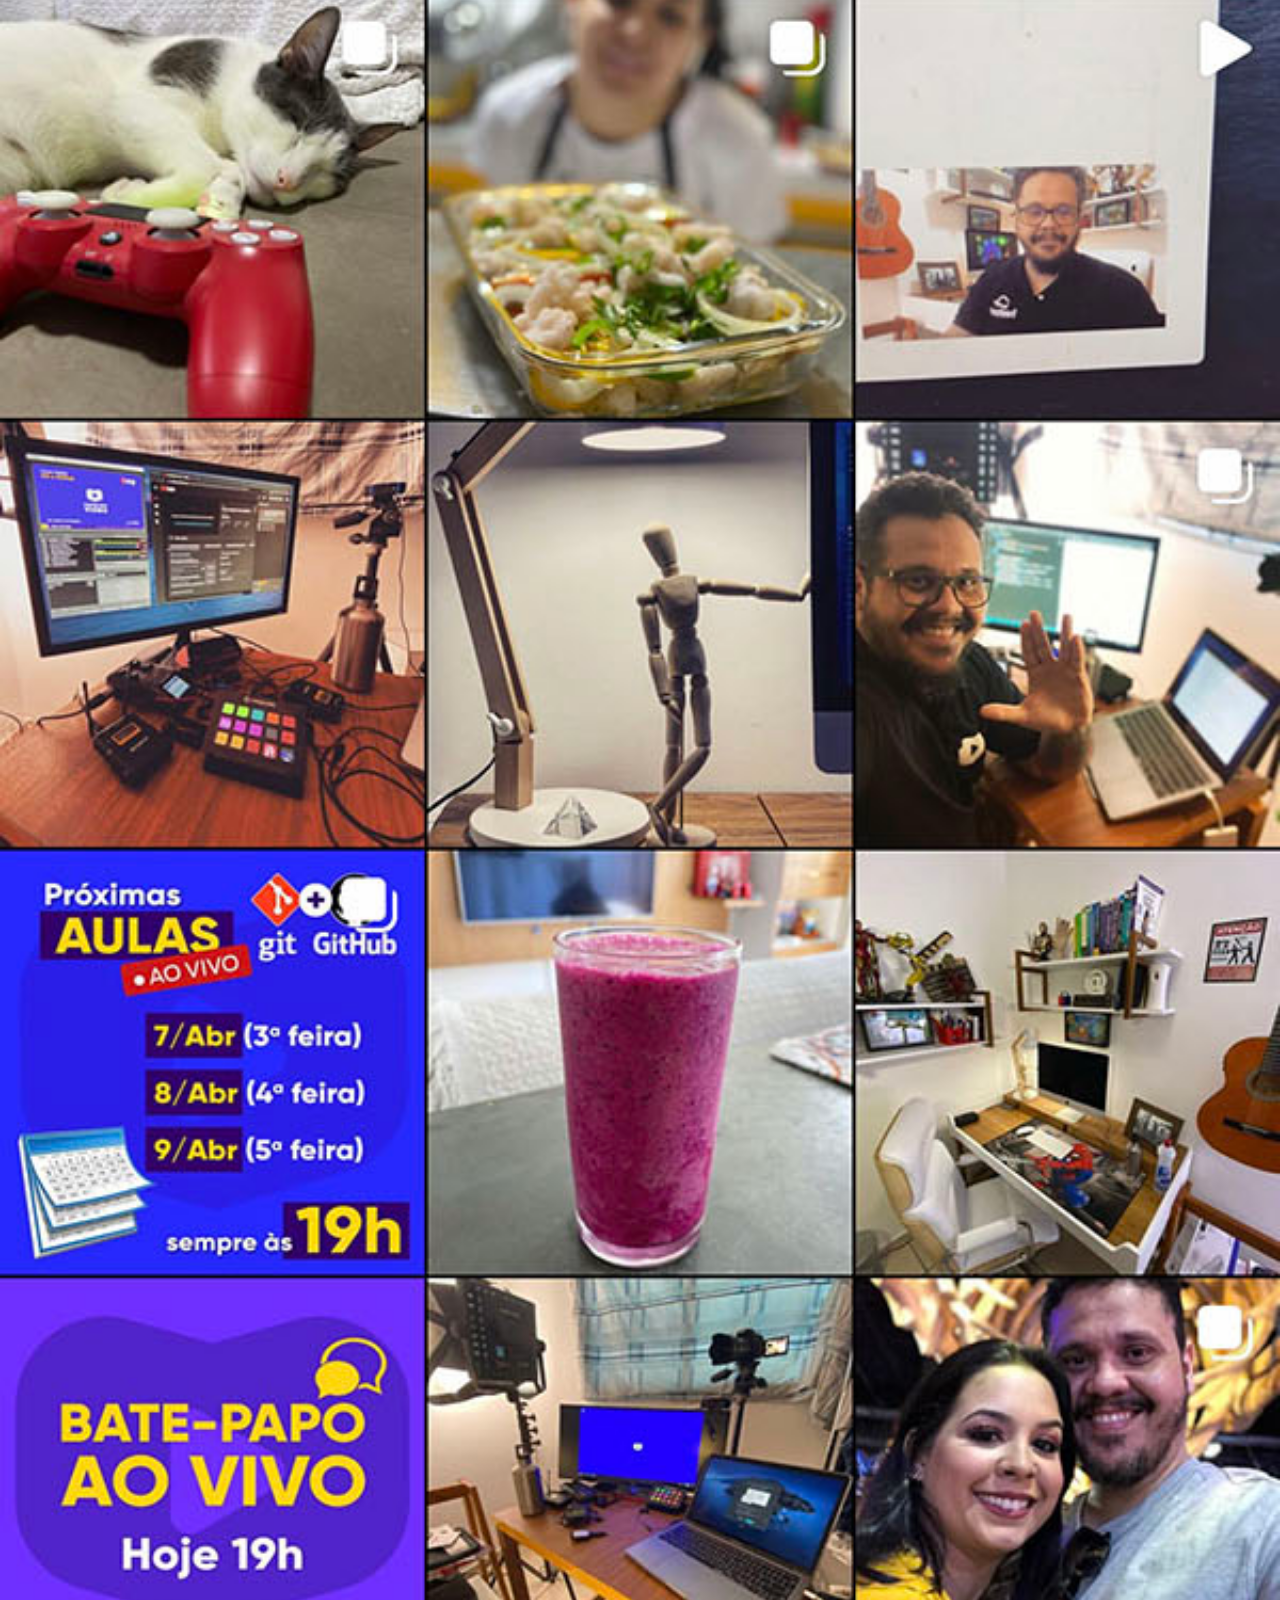
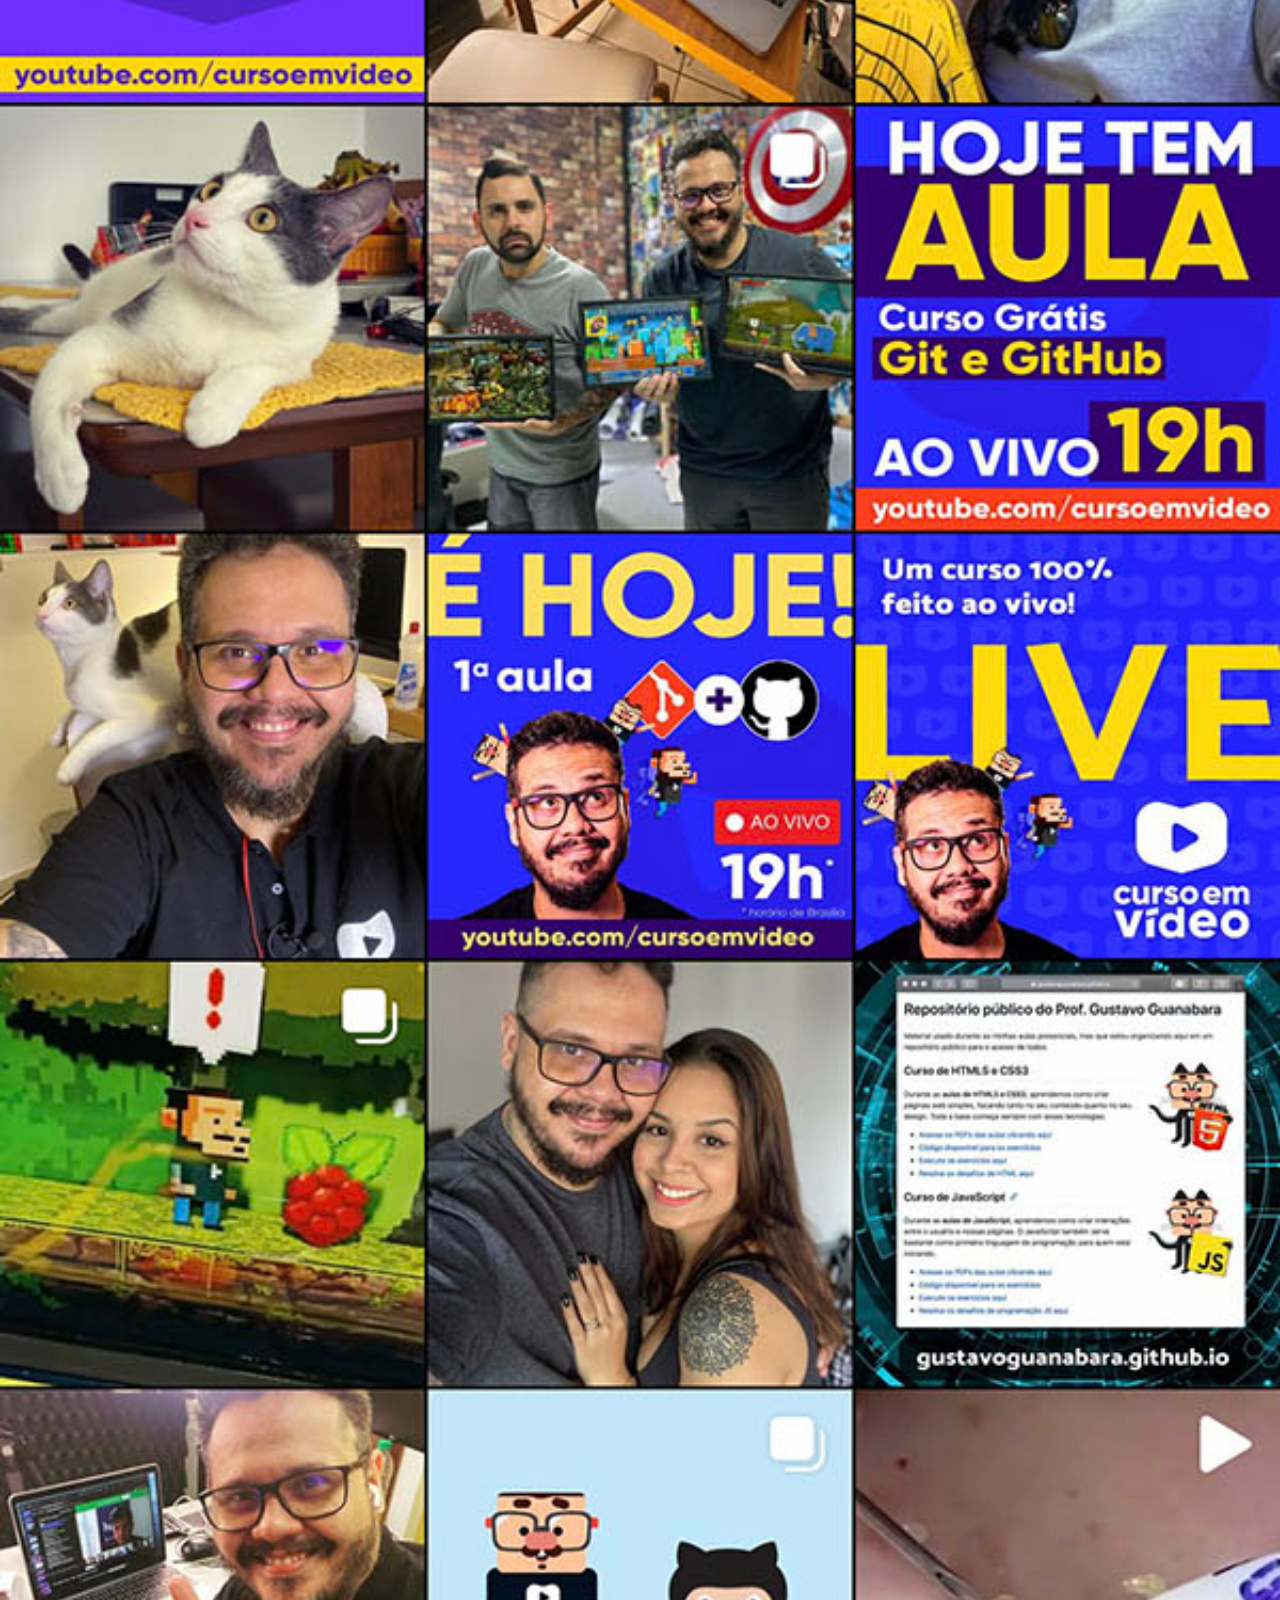
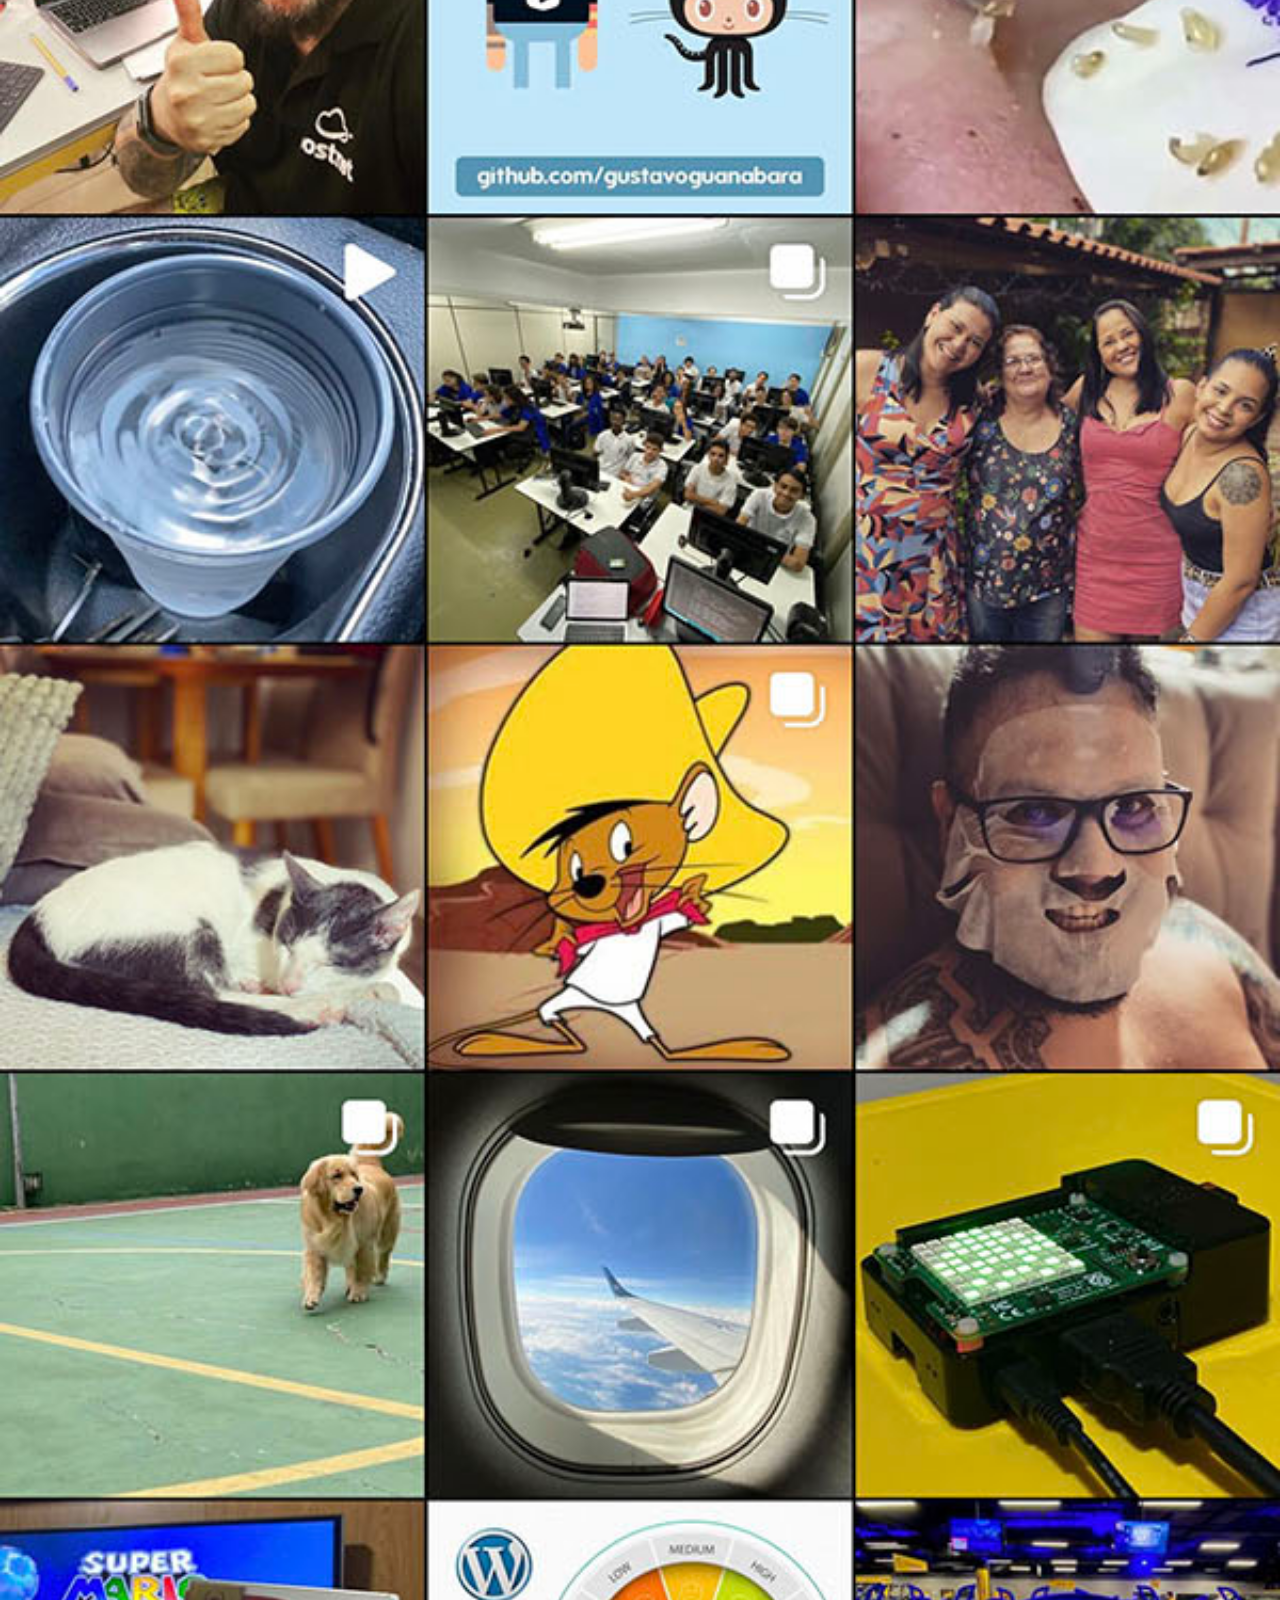
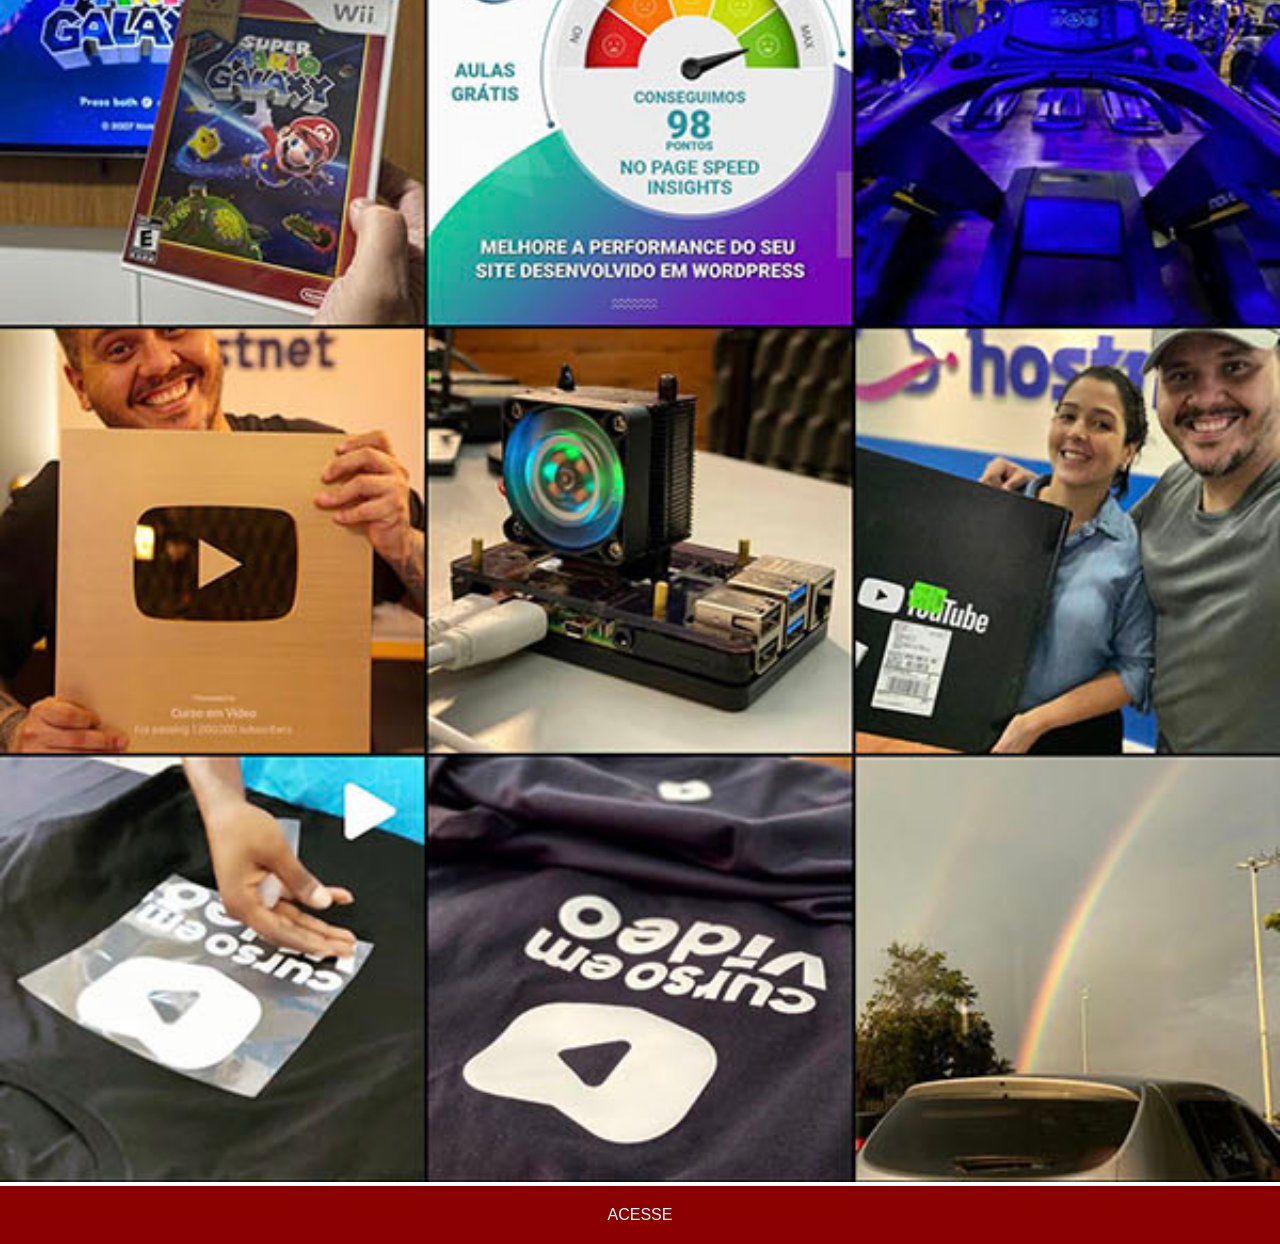
<file: instagram.html>
<!DOCTYPE html>
<html lang="pt-br">
<head>
    <meta charset="UTF-8">
    <meta name="viewport" content="width=device-width, initial-scale=1.0">
    <title>Instagram</title>
    <link rel="stylesheet" href="estilos/social.css">

</head>
<body>
    <img src="pacote-d013/imagens/tela-instagram.jpg" alt="">
    <a href="https://www.instagram.com/gustavoguanabara/" target="_blank">ACESSE</a>
</body>
</html>
</file>
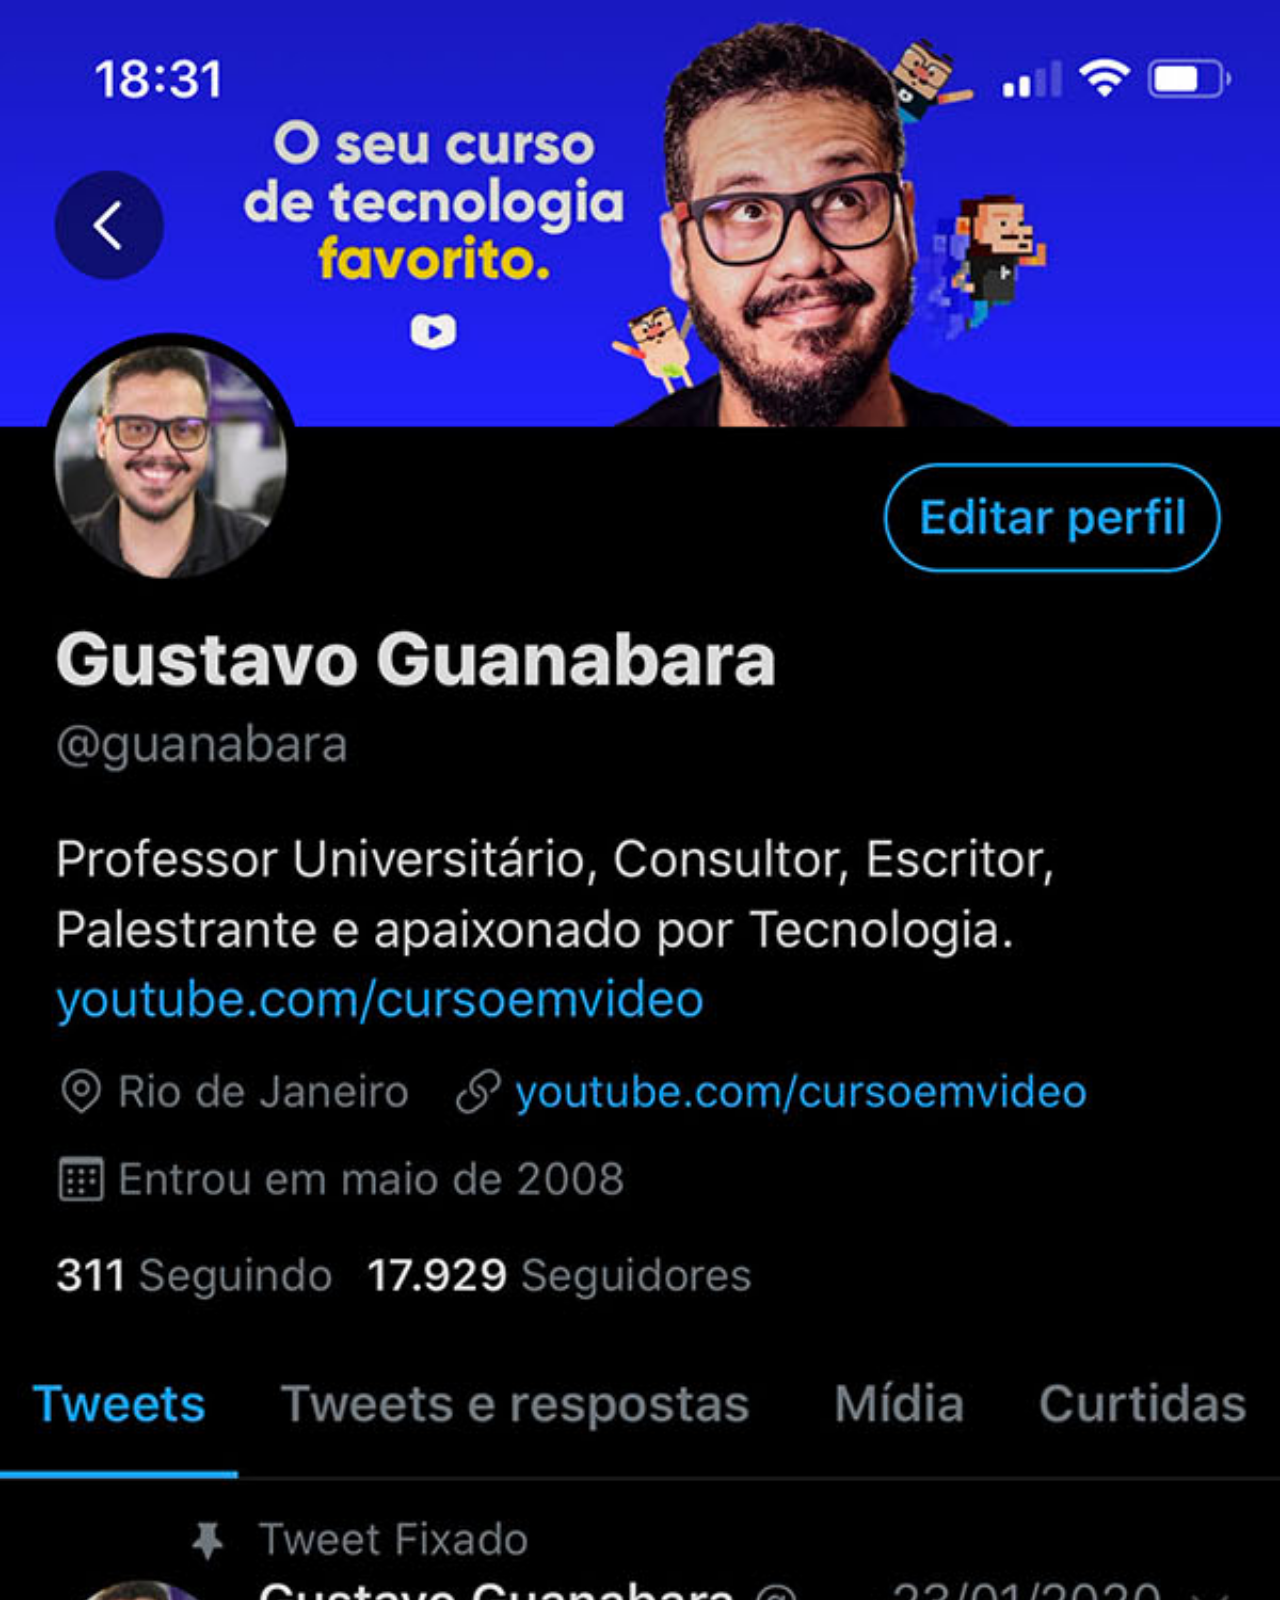
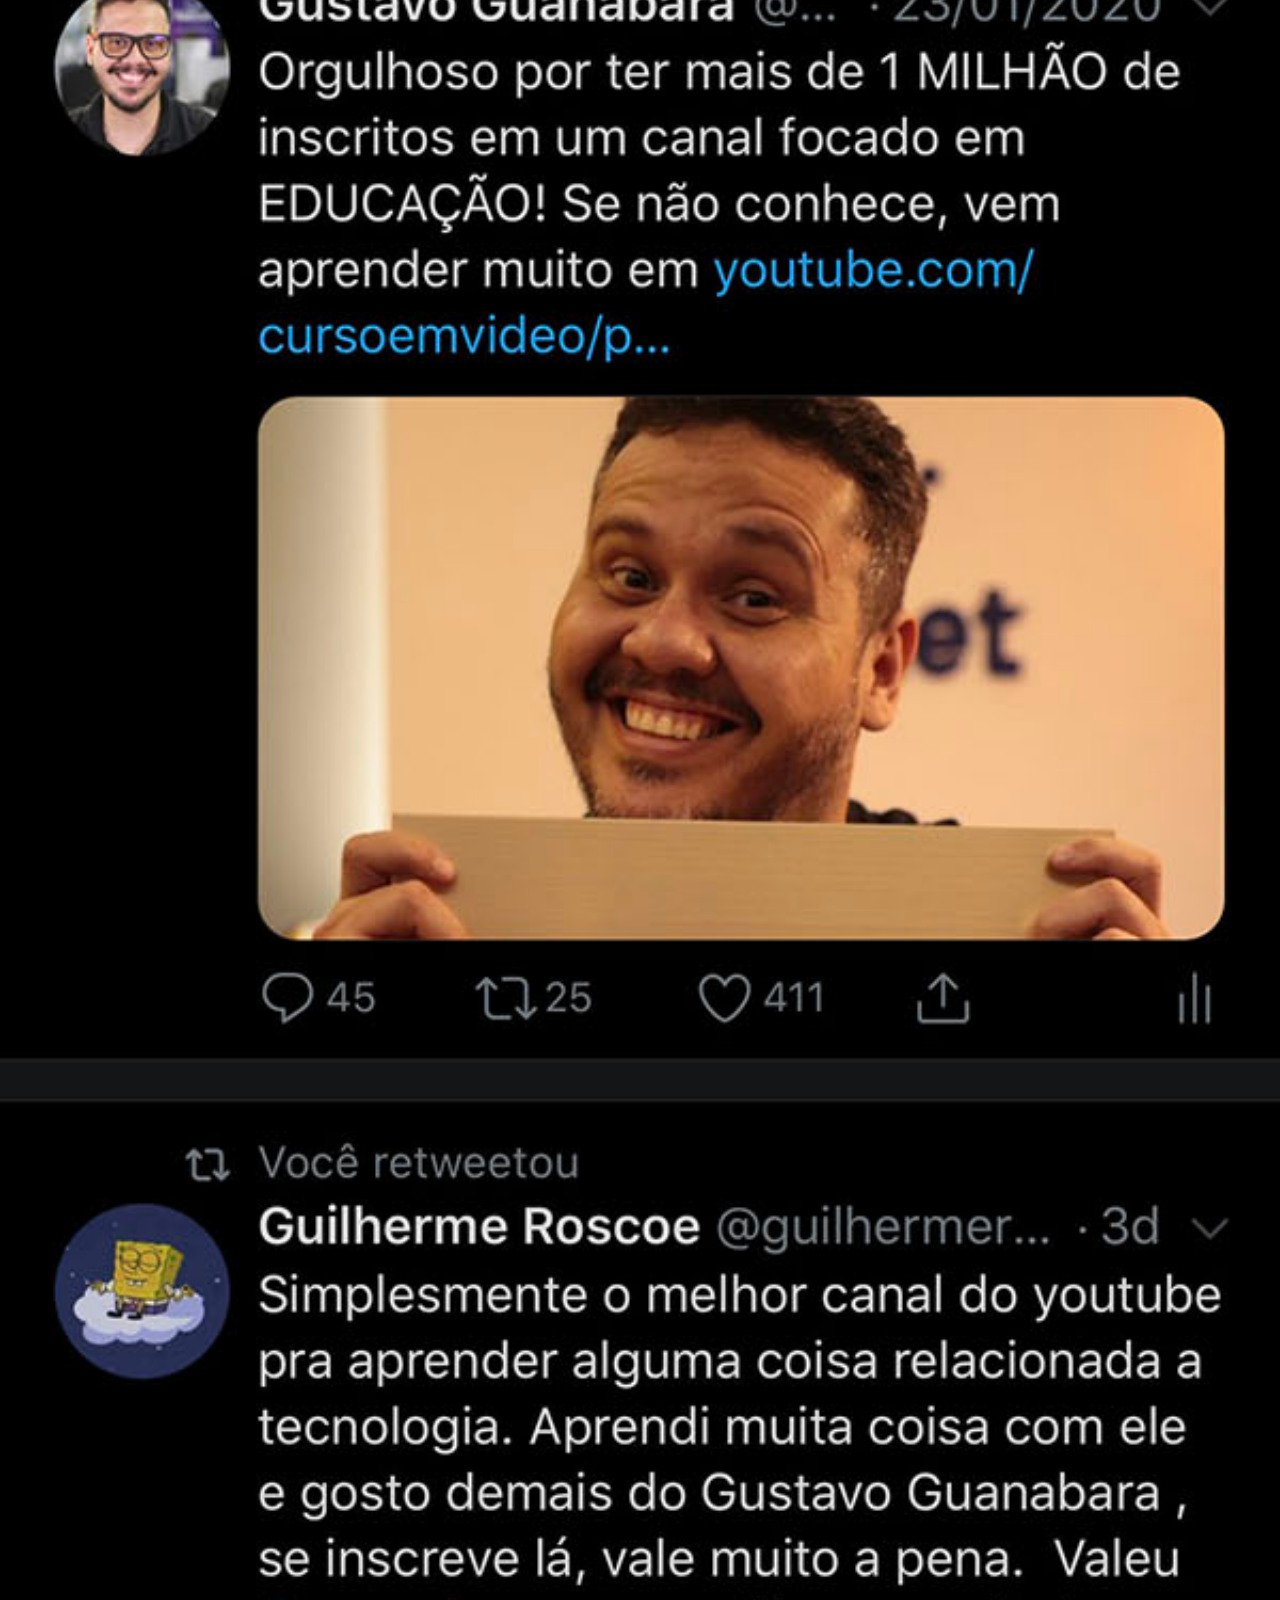
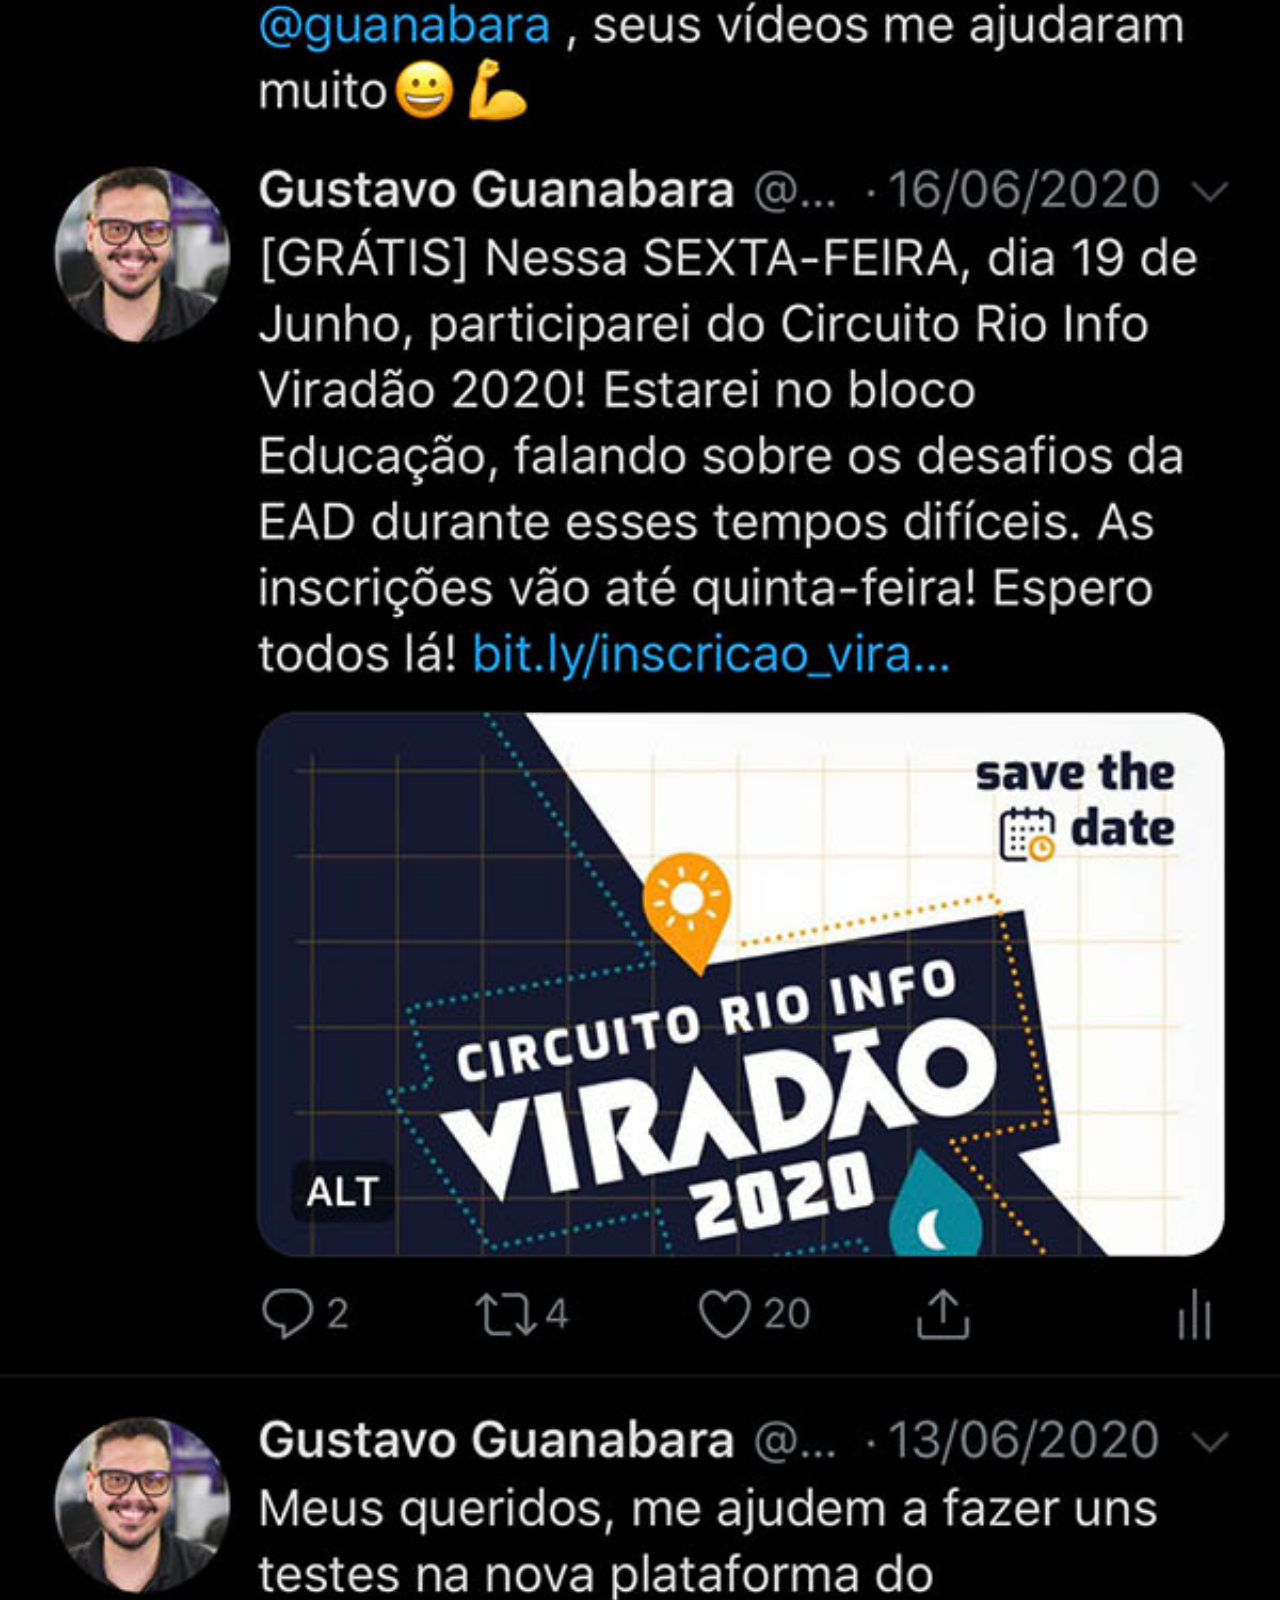
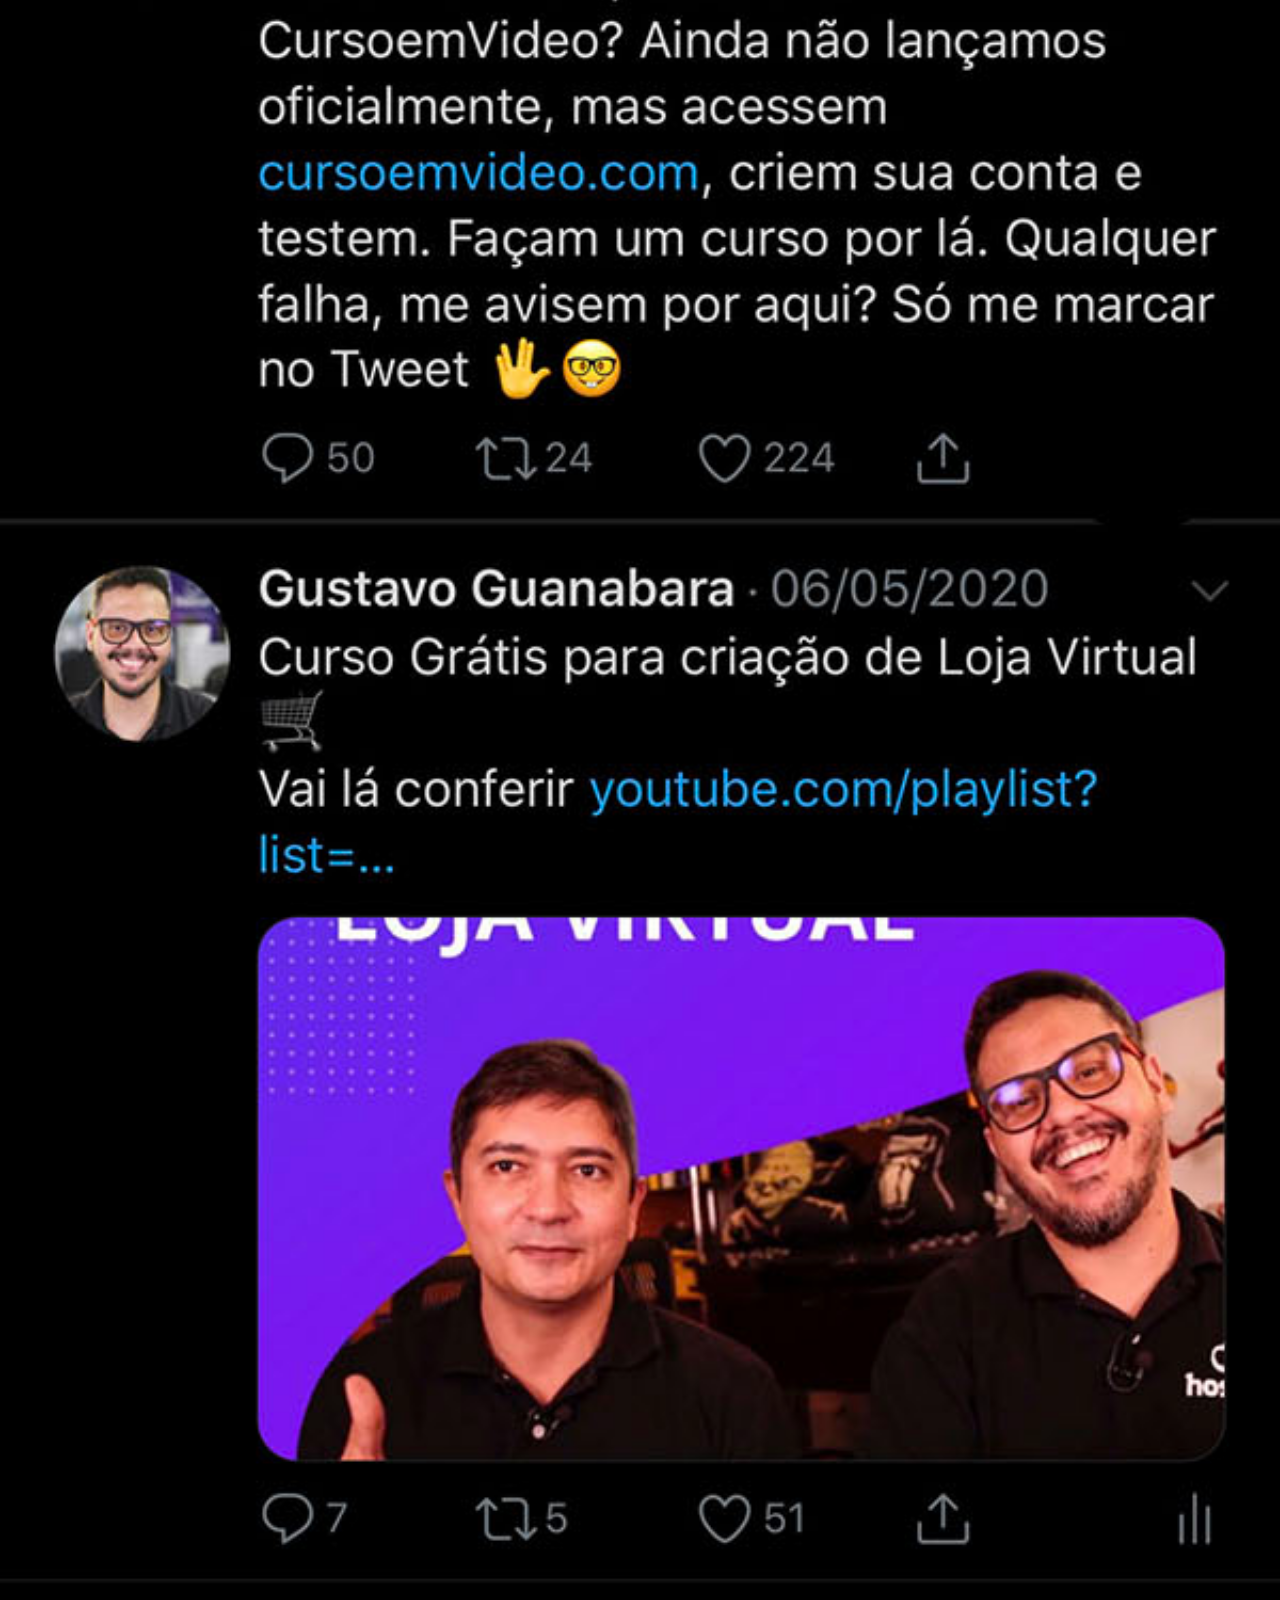
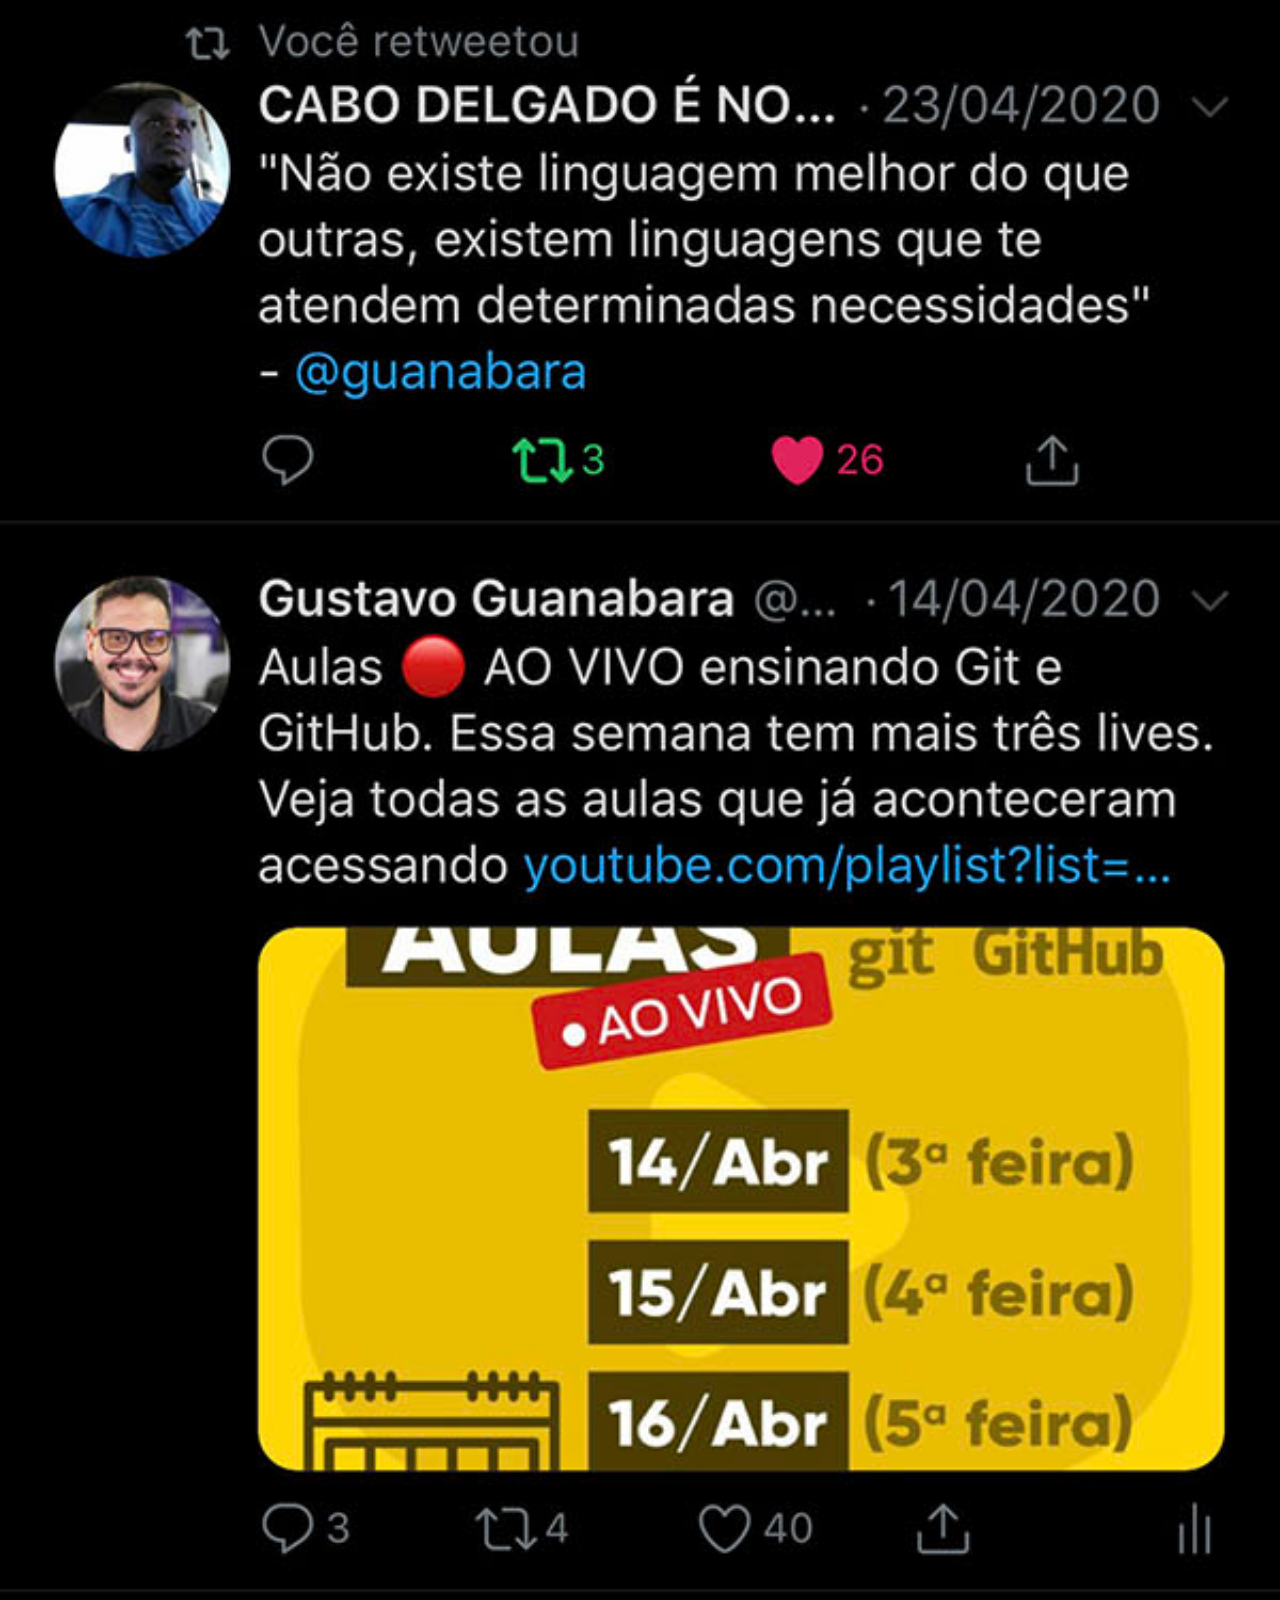
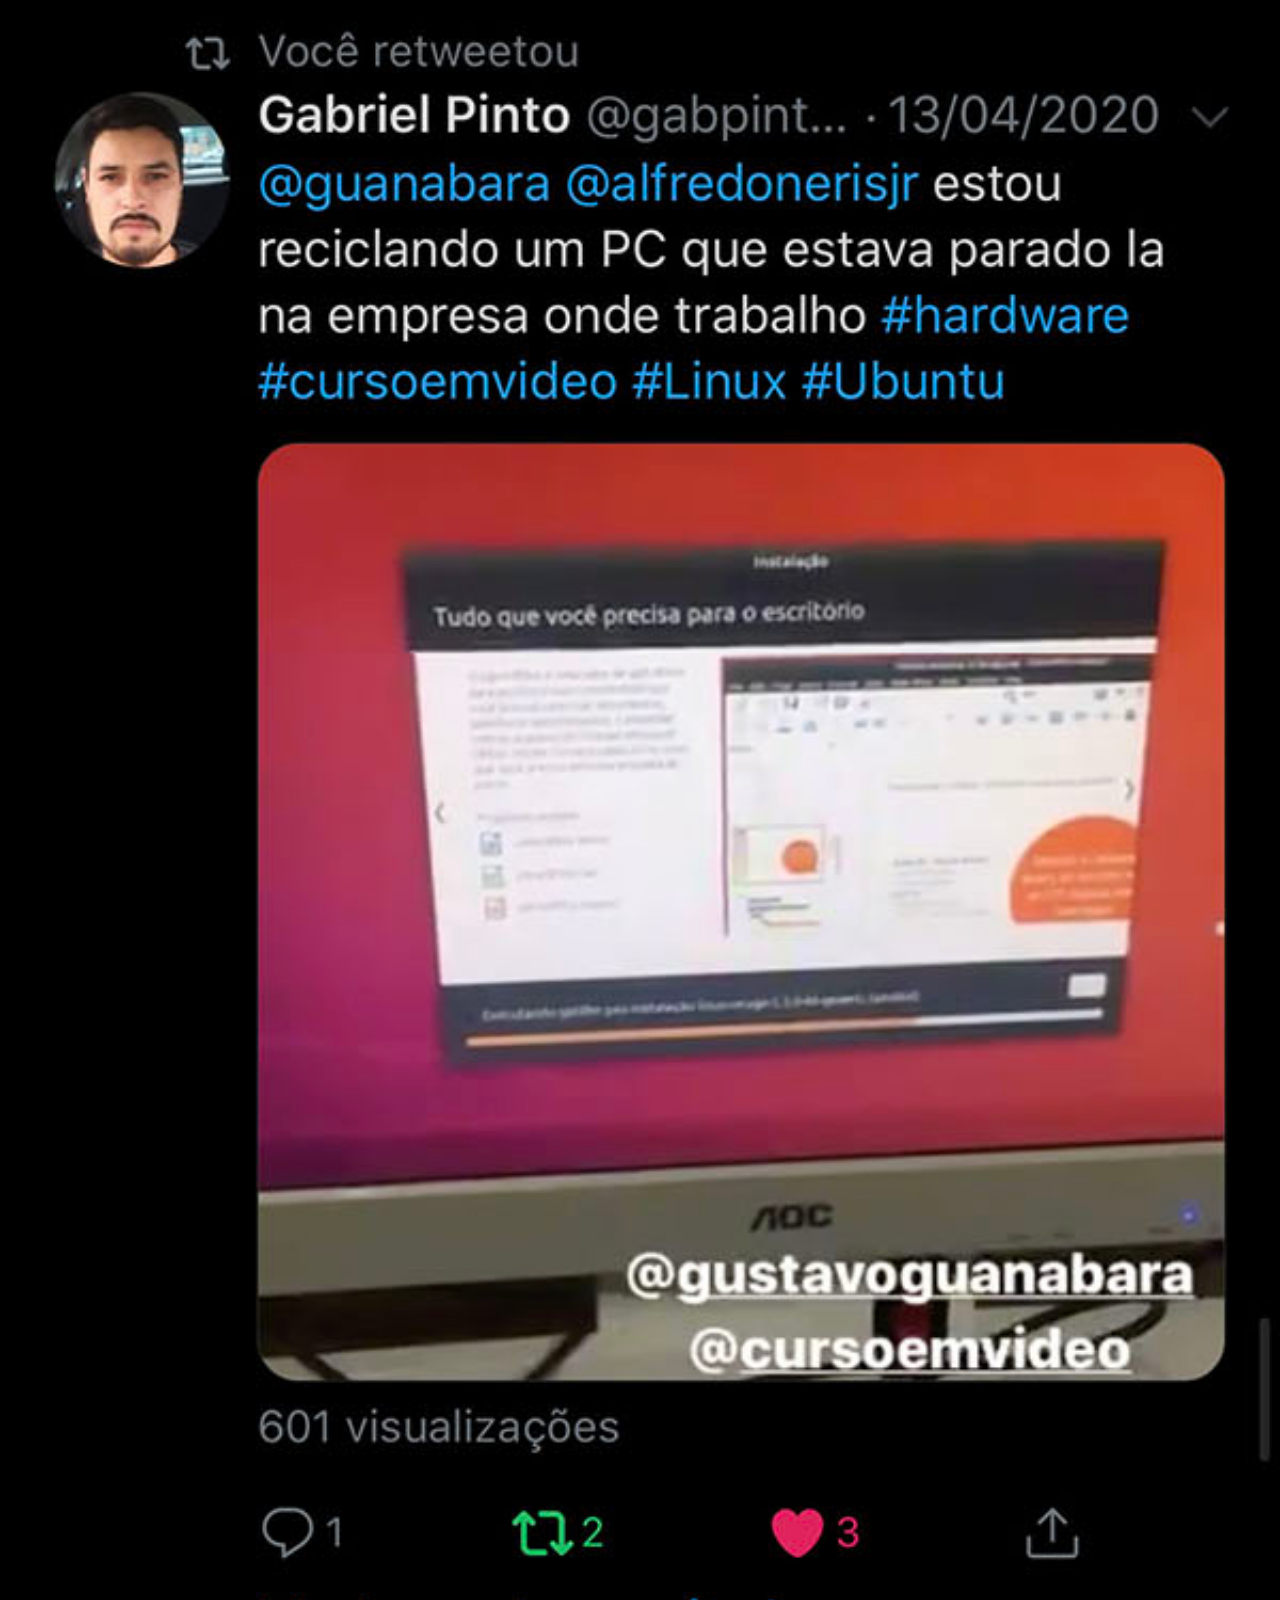
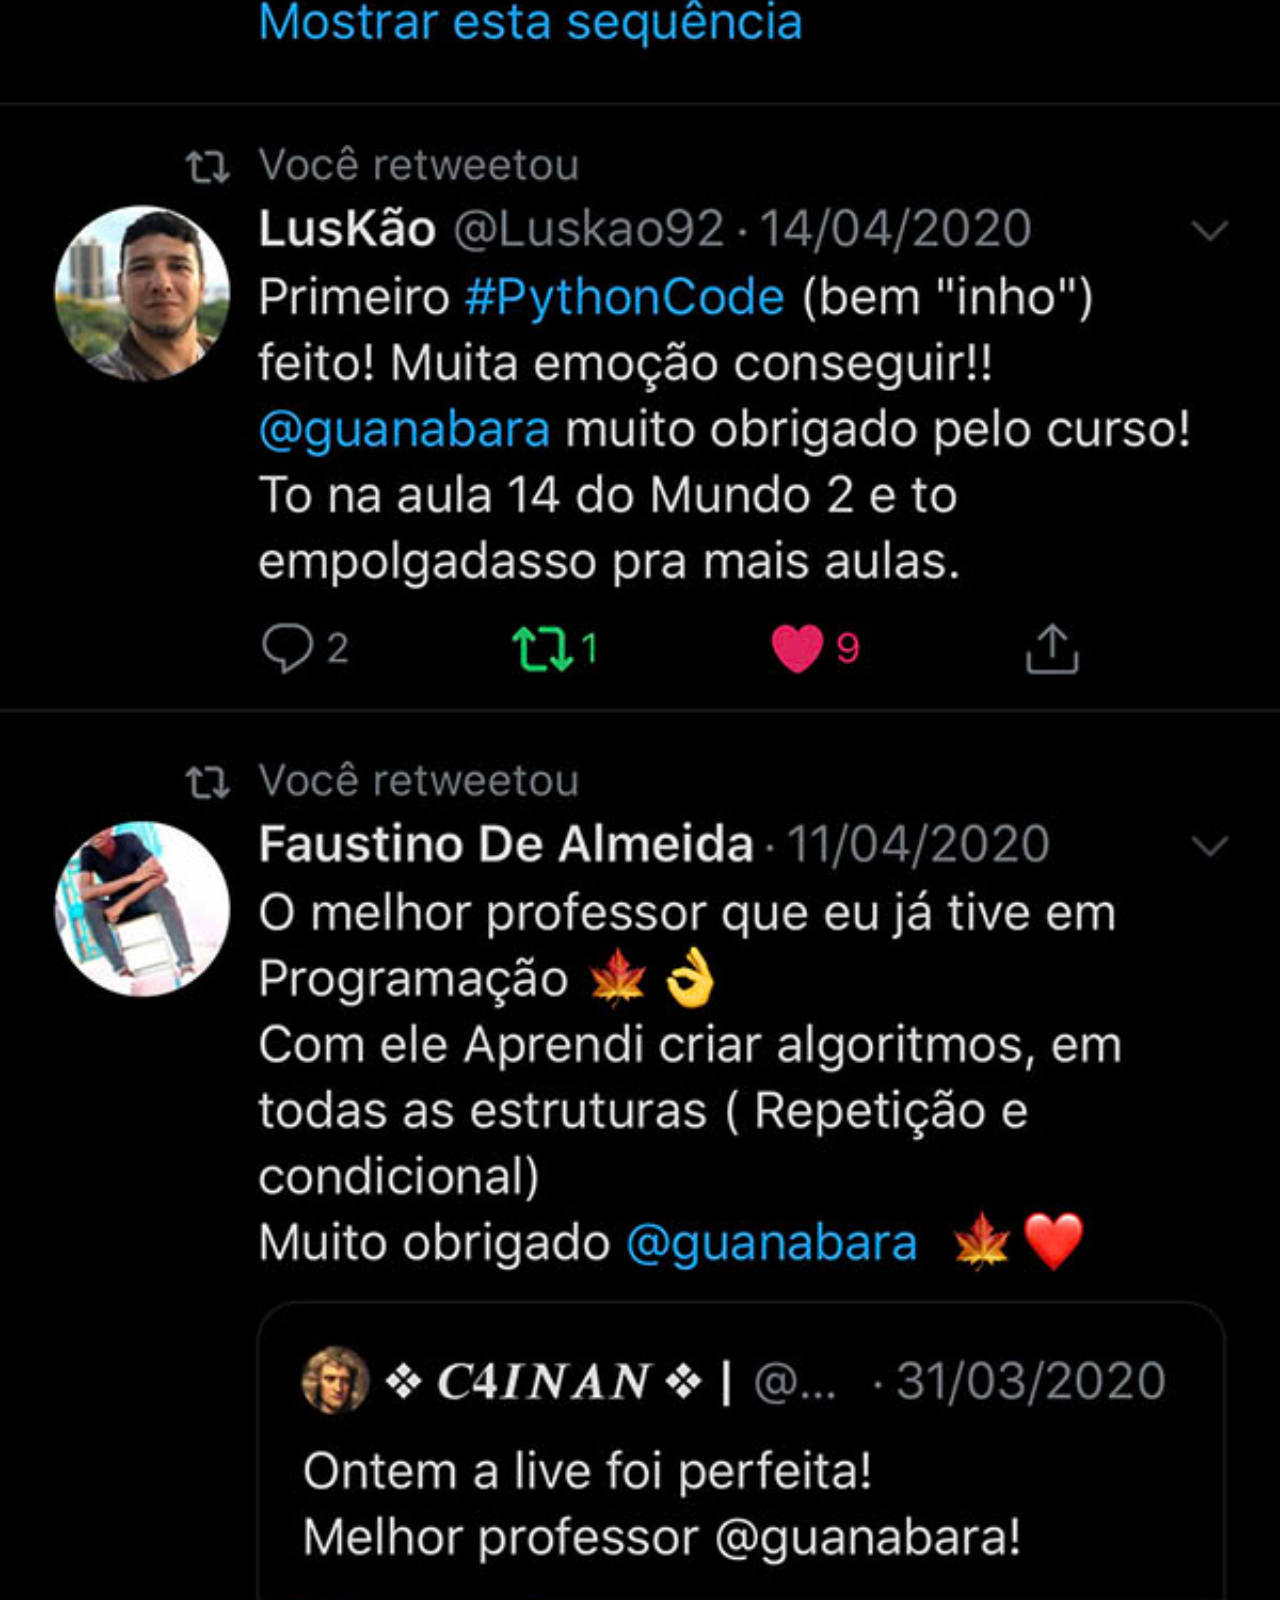
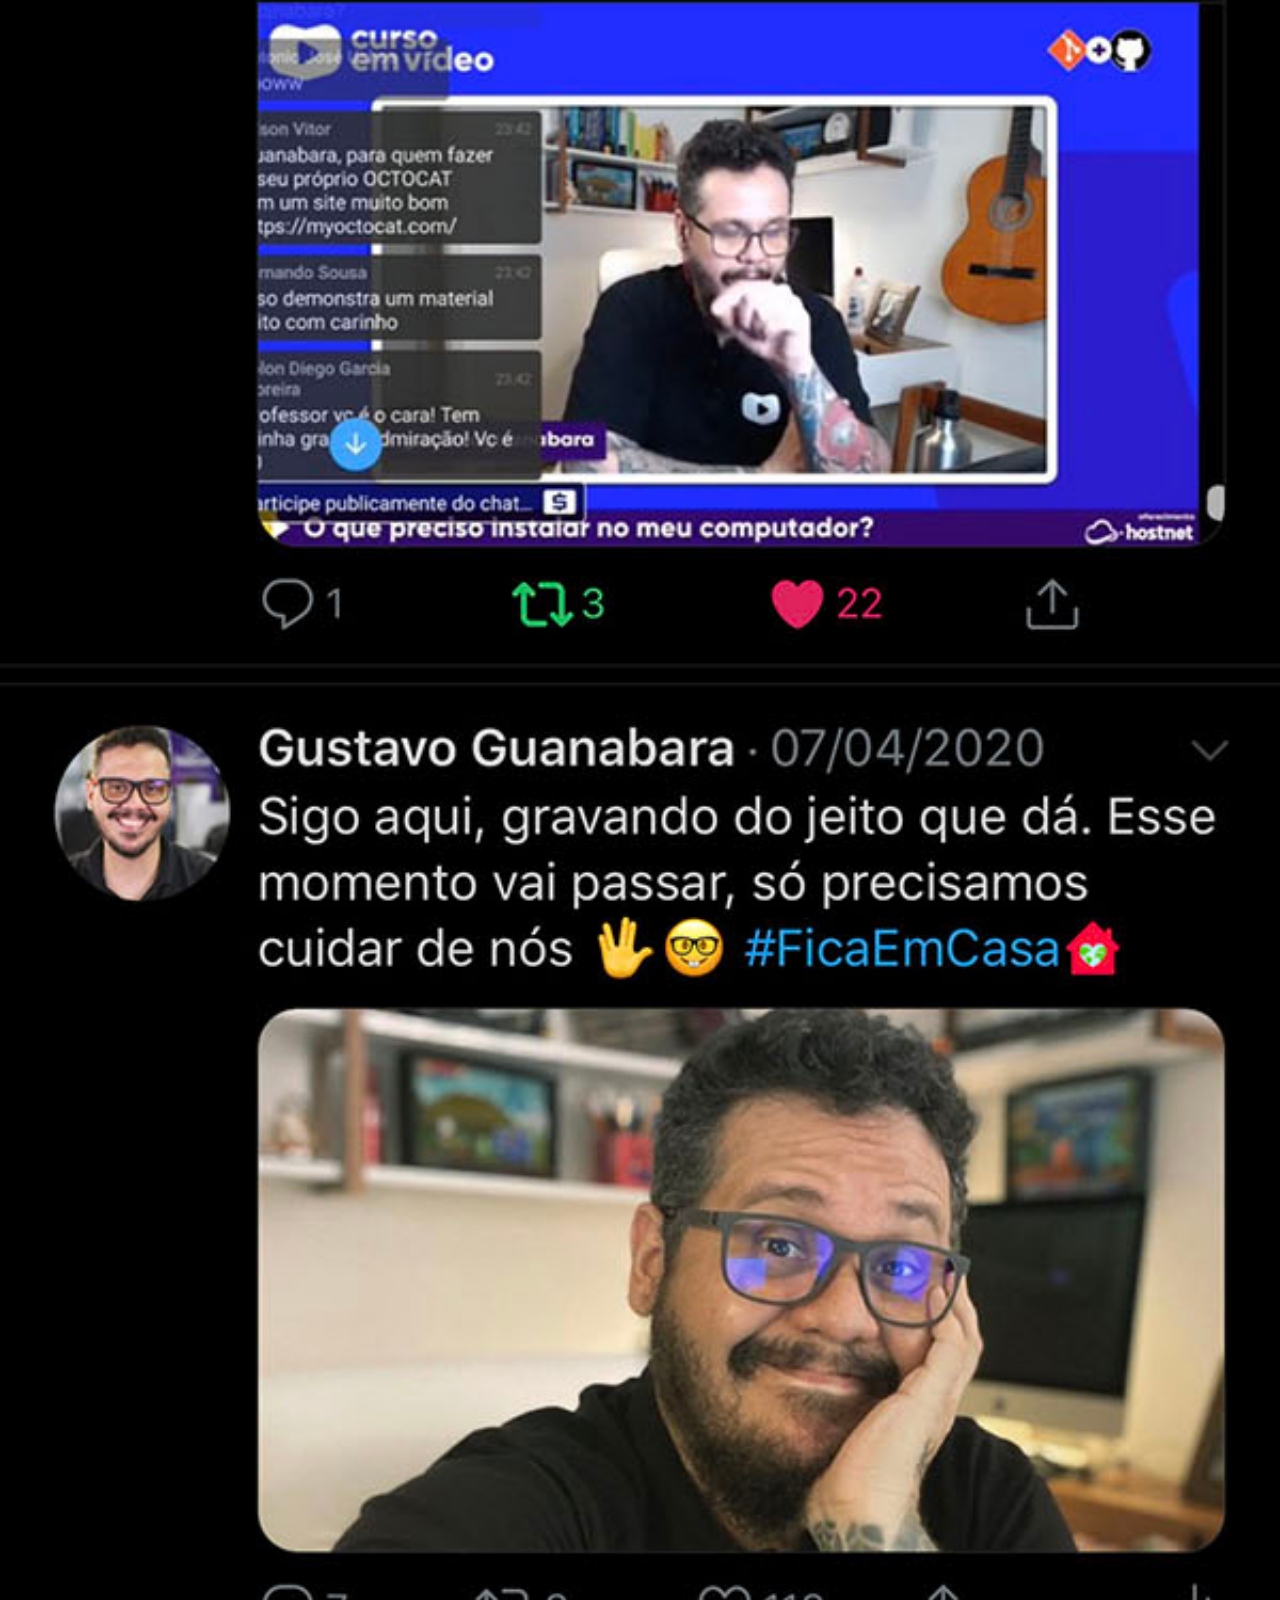
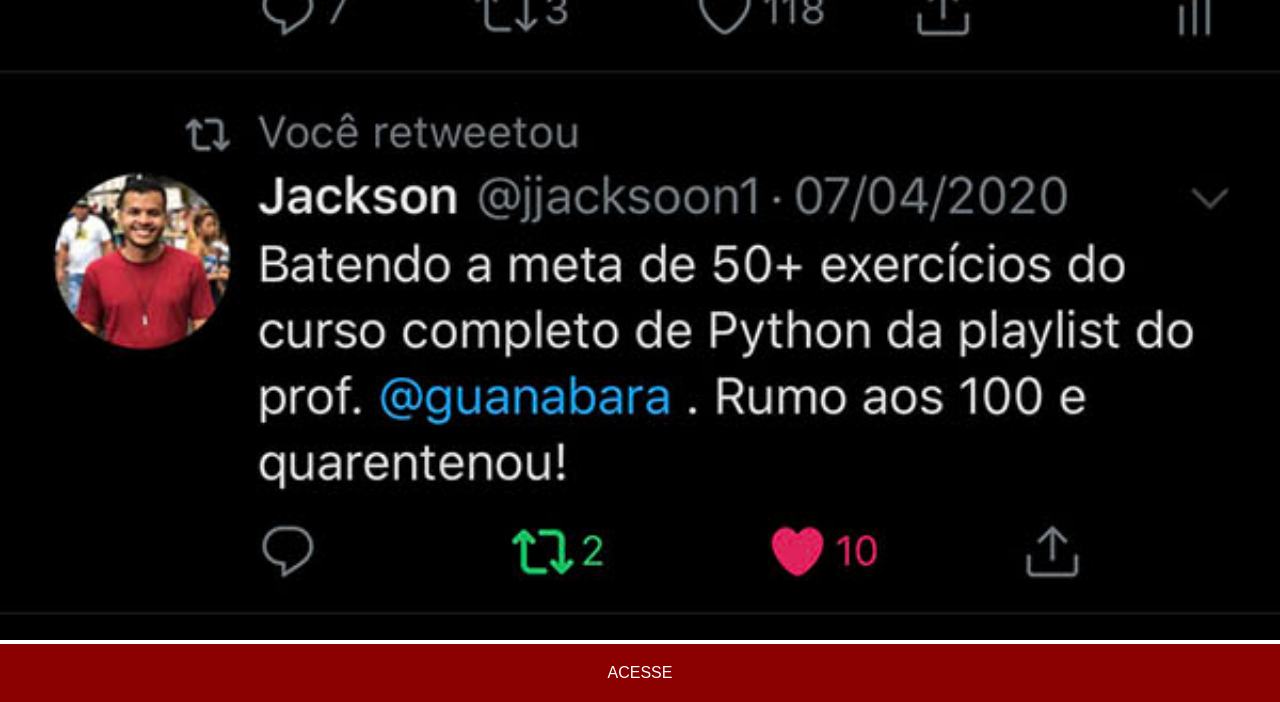
<file: twitter.html>
<!DOCTYPE html>
<html lang="pt-br">
<head>
    <meta charset="UTF-8">
    <meta name="viewport" content="width=device-width, initial-scale=1.0">
    <title>Twitter</title>
    <link rel="stylesheet" href="estilos/social.css">
</head>
<body>
    <img src="pacote-d013/imagens/tela-twitter.jpg">
    <a href="https://x.com/guanabara" target="_blank">ACESSE</a>
</body>
</html>
</file>
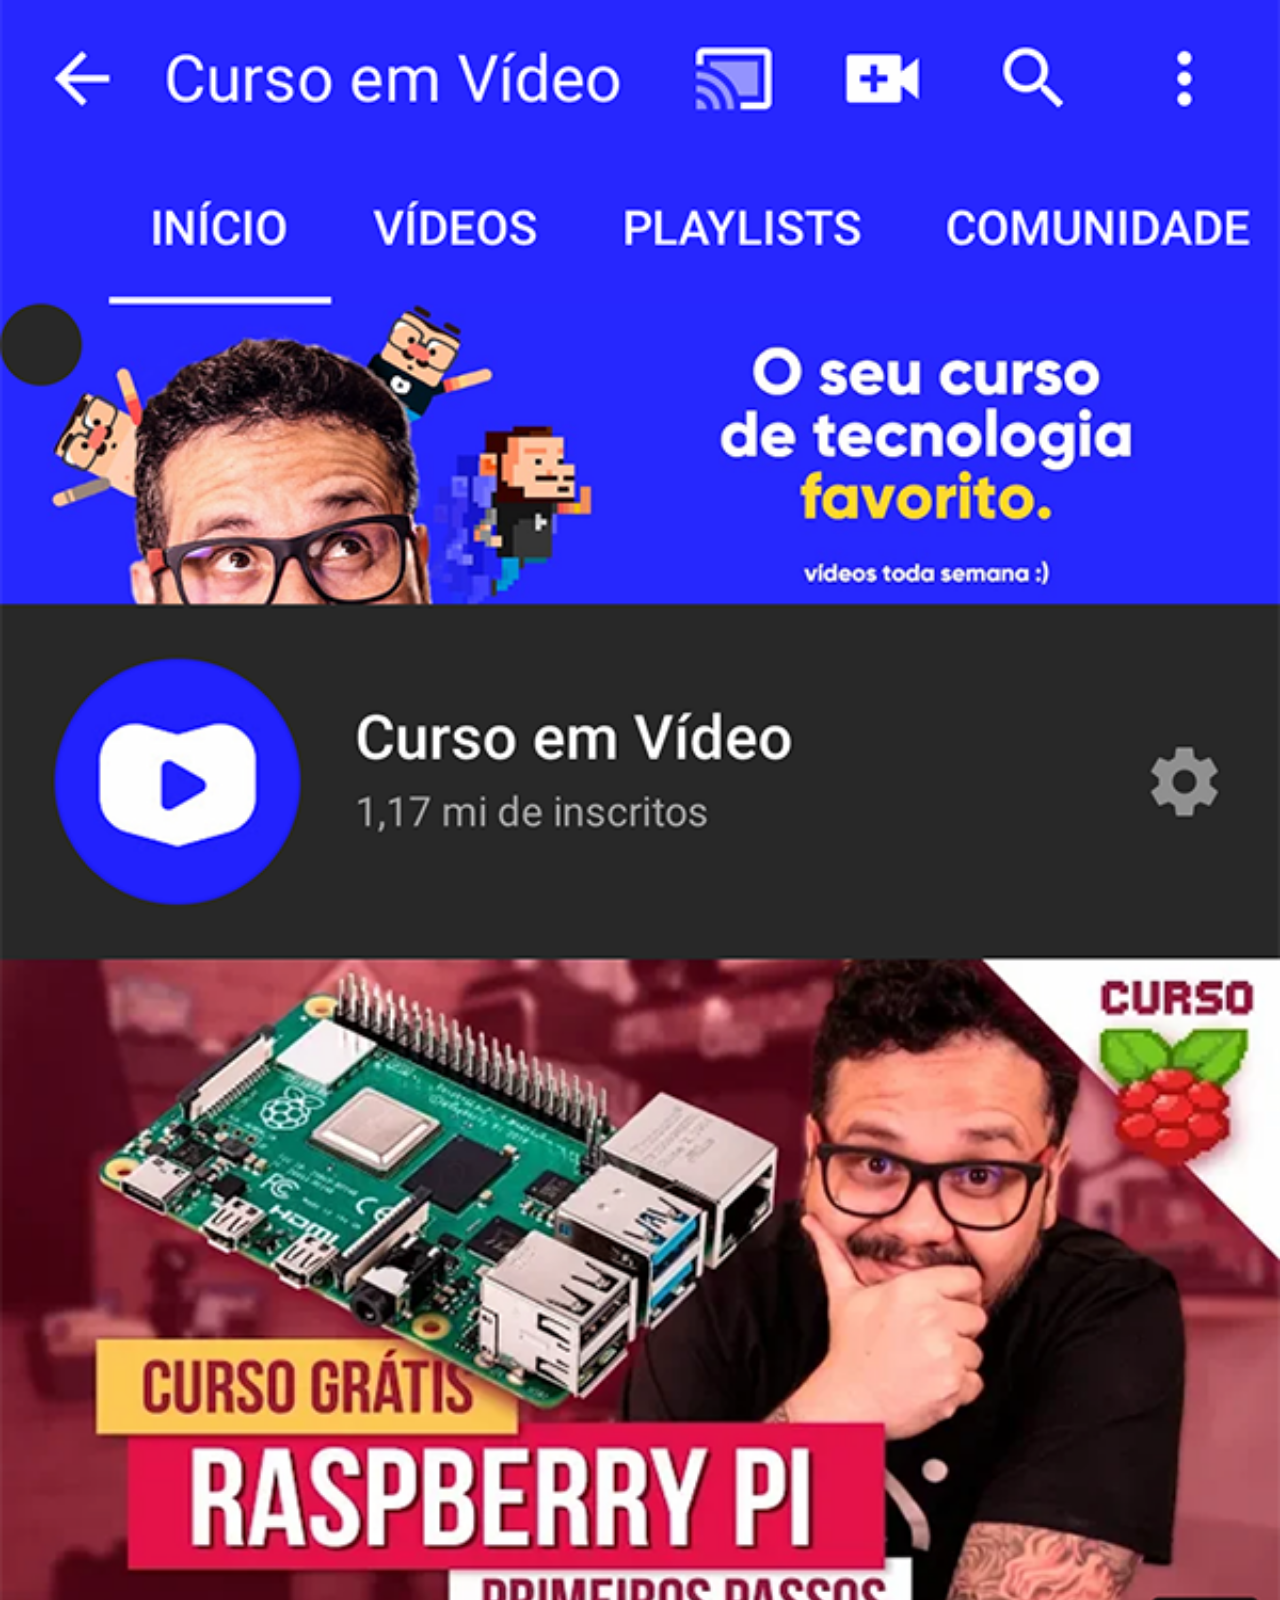
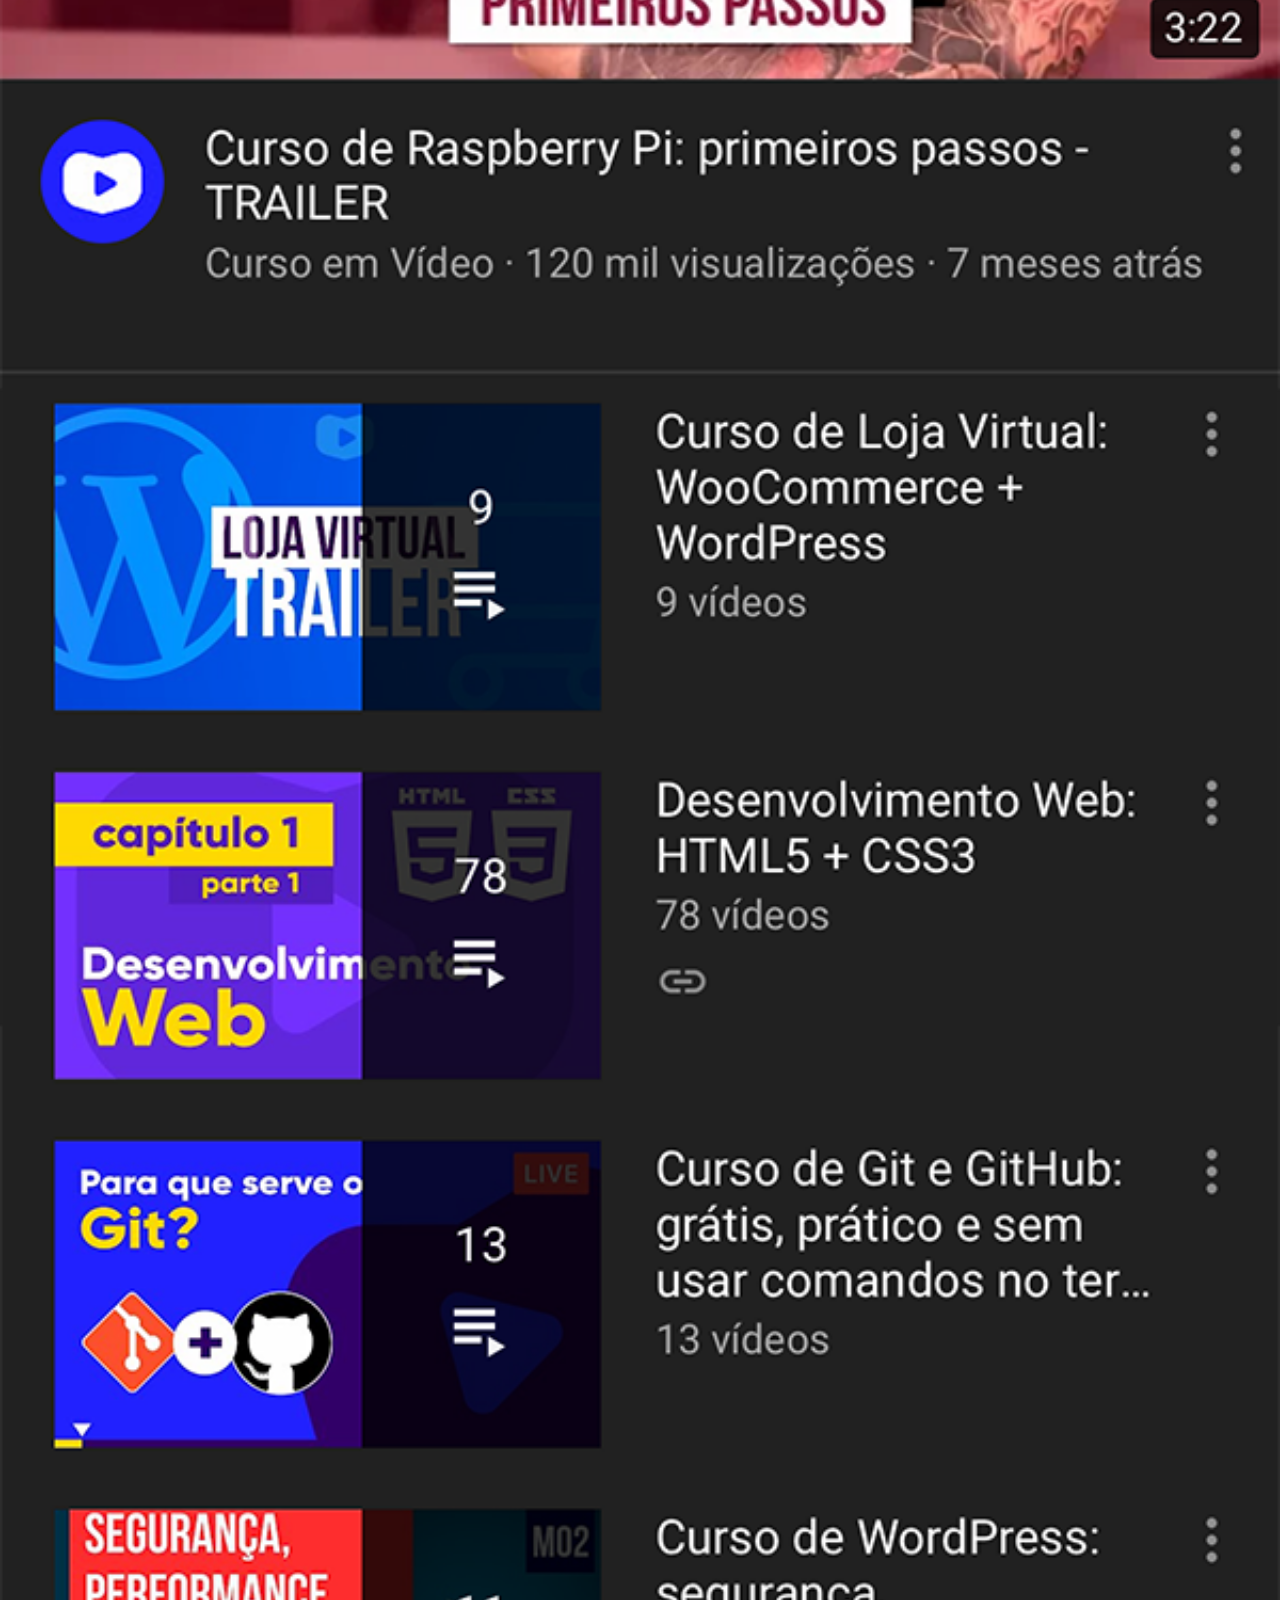
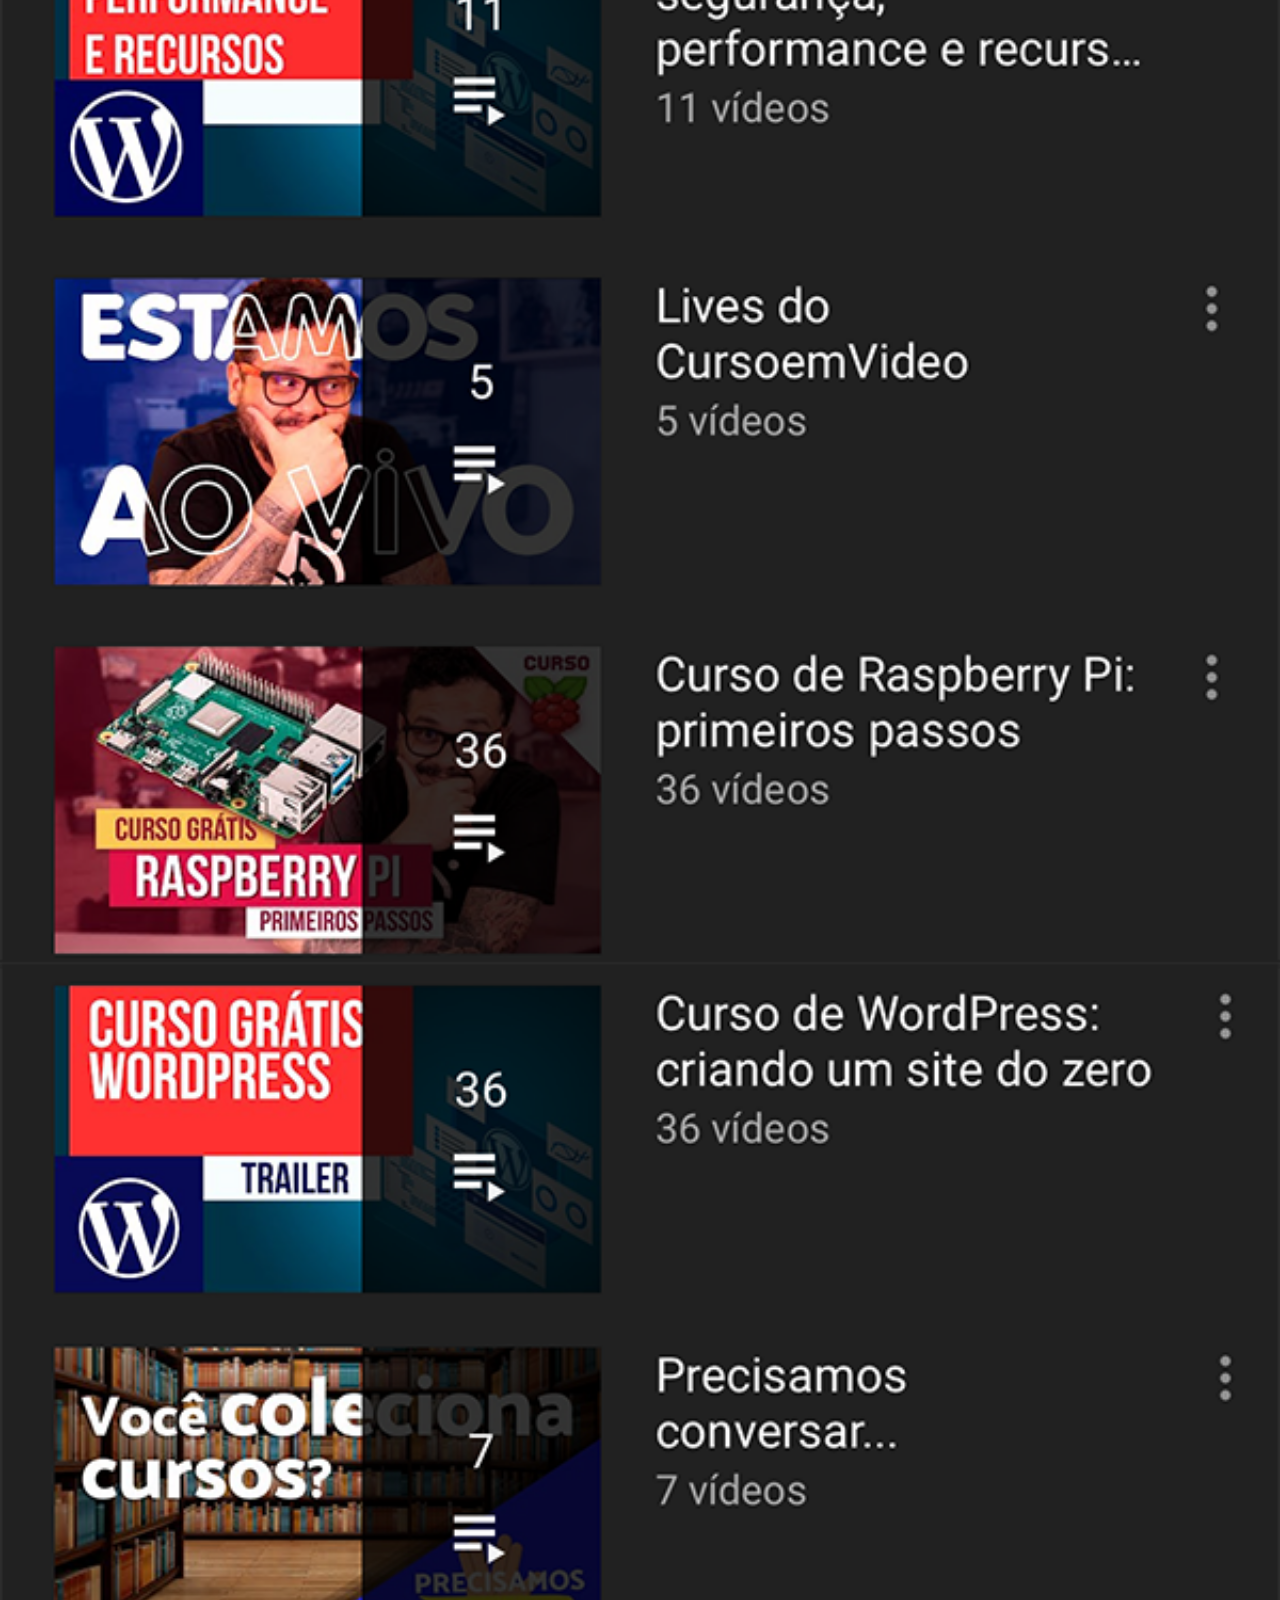
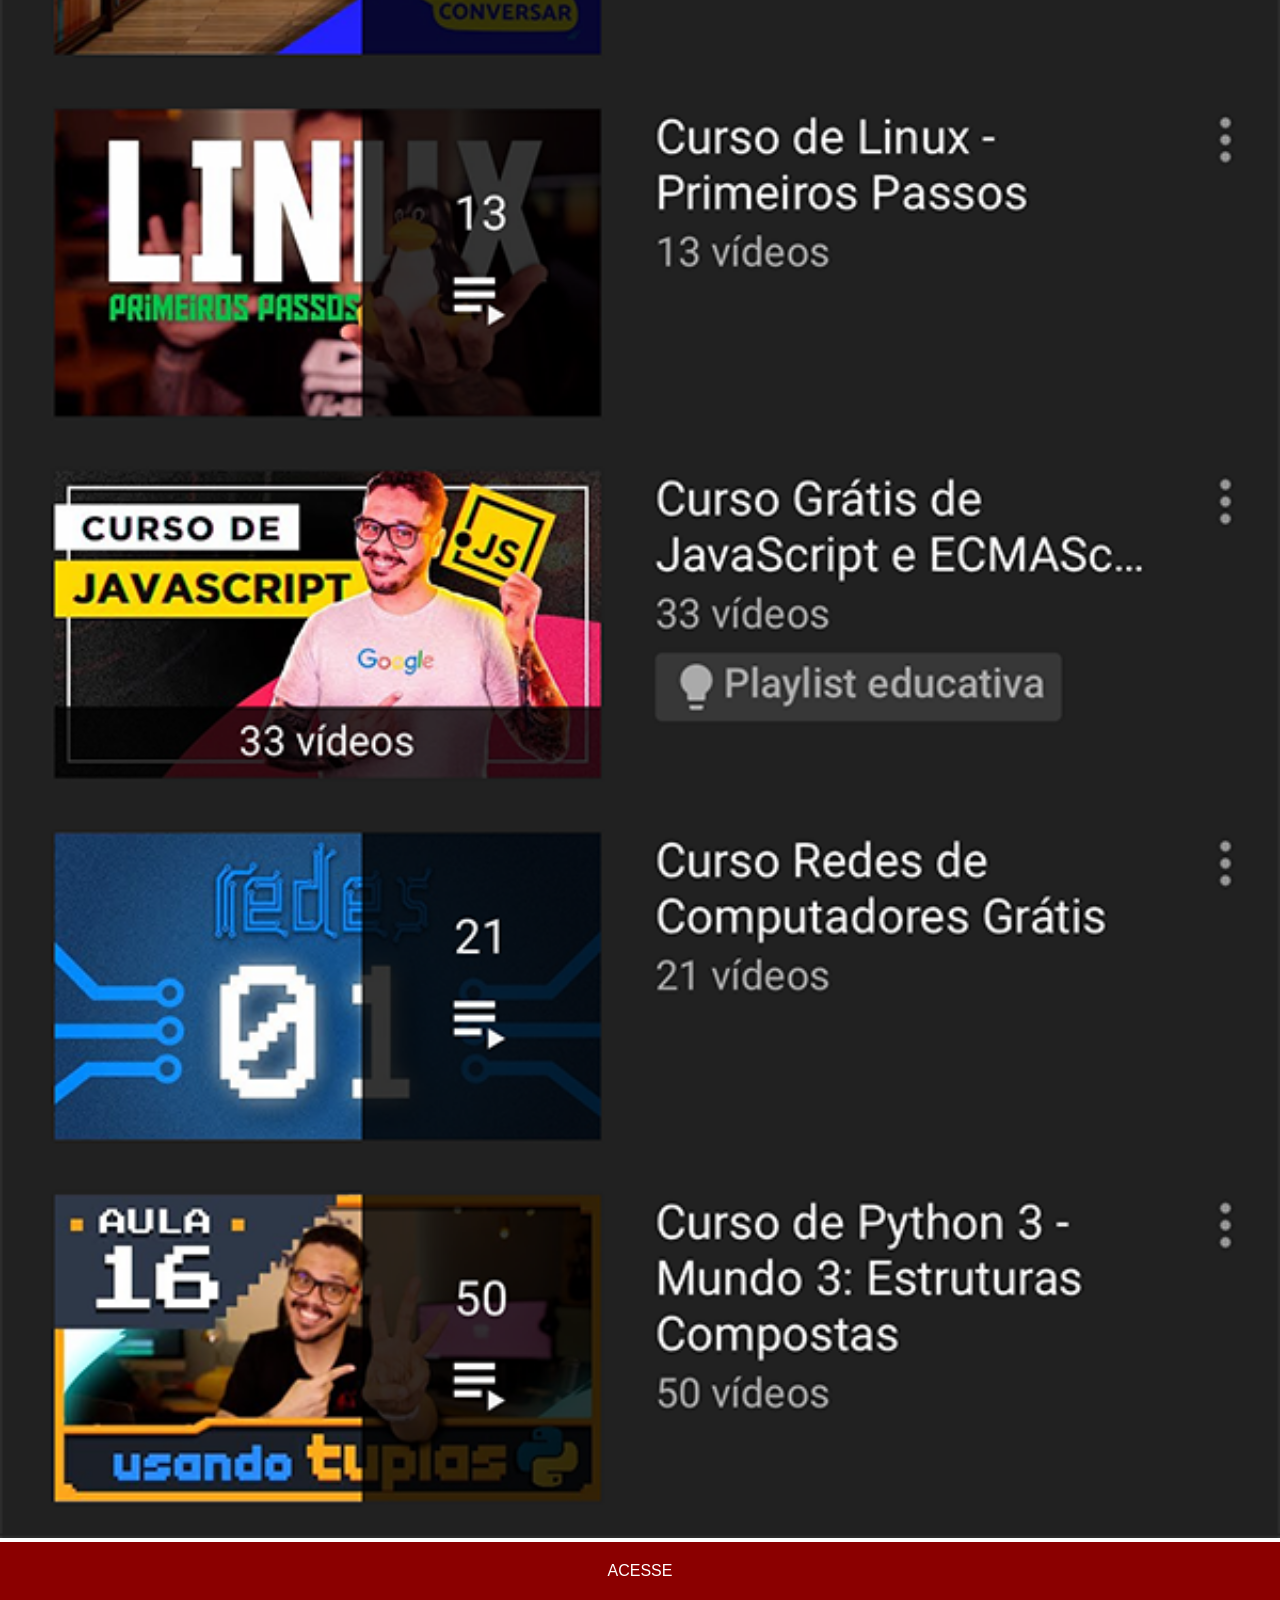
<file: youtube.html>
<!DOCTYPE html>
<html lang="pt-br">
<head>
    <meta charset="UTF-8">
    <meta name="viewport" content="width=device-width, initial-scale=1.0">
    <title>Youtube</title>
    
    <link rel="stylesheet" href="estilos/social.css">
    
</head>
<body>
    <img src="pacote-d013/imagens/tela-youtube.png">
    <a href="https://www.youtube.com/@cursoemvideo" target="_blank">ACESSE</a>
</body>
</html>
</file>
<file: estilo/estilo.css>
@charset "UTF-8";

* {
    box-sizing: border-box;
    margin: 0px;
    padding: 0px;
}

html,body {
    height: 100vh;
    width: 100vw;
    background-image: url("../pacote-d013/imagens/fundo-madeira.jpg");
    
}

body {
    background: url("../pacote-d013/imagens/fundo-madeira.jpg") no-repeat top center;
    background-size: cover;
    background-attachment: fixed;
}
main {
    position: relative;
    height: 100vh;
    
}
#telefone {
    position: absolute;
    top: 50%;
    left: 50%;
    height: 627px;
    width: 311px;
    transform: translate(-50%, -50%);
    background-image: url("../pacote-d013/imagens/frame-iphone.png");
    background-repeat: no-repeat;
    
}

iframe#tela {
    position: relative;
    top: 79px;
    left: 22px;
    width: 267px;
    height: 473px;
}
#sociais {
    text-align: right;
}

#sociais img {
    width: 50px;
    margin: 10px;
    border-radius: 50%;
    box-shadow: 2px 2px 5px rgba(0, 0, 0, 0.568);
    
}

#sociais img:hover {
    transform: translate(-3px, -3px);
    border: 2px solid rgba(255, 255, 255, 0.479);
    box-shadow: 5px 5px 10px rgba(0, 0, 0, 0.507);
    transition: transform 0.7s, border 1s;
    
}
</file>
<file: estilos/social.css>
@charset "UTF-8";  
 
* {
            margin: 0px;
            padding: 0px;
            font-family:Arial, Helvetica, sans-serif;
        }

        ::-webkit-scrollbar {
            width: 0;
            height: 0;
        }
        img {
            width: 100vw;


        }
        a {
            display: block;
            background-color: darkred;
            color: white;
            padding: 20px;
            text-align: center;
            text-decoration: none;
        }

        a:hover {
            background-color: red;
        }
</file>
